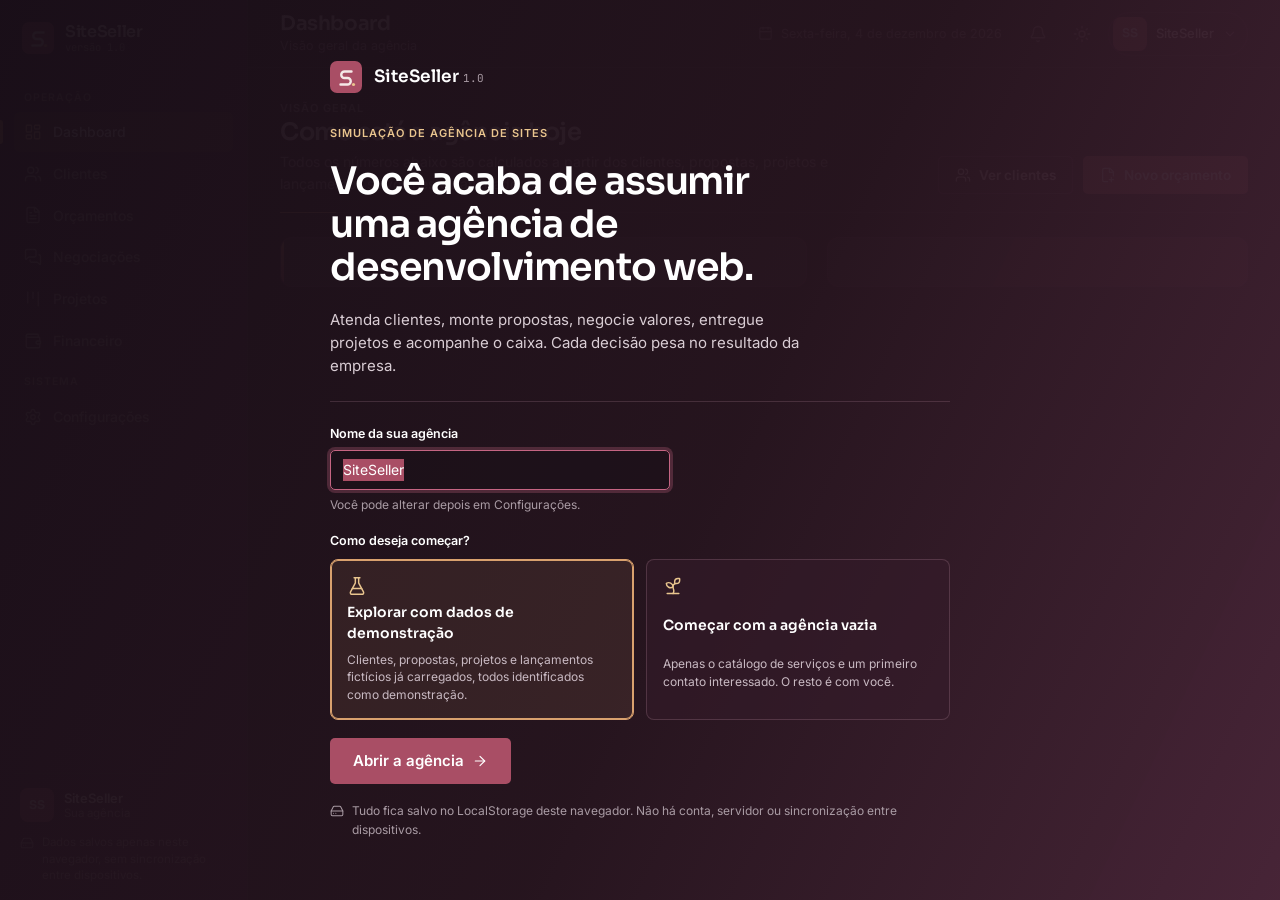
<file: index.html>
<!DOCTYPE html>
<html lang="pt-BR" data-tema="escuro">
<head>
  <meta charset="UTF-8">
  <meta name="viewport" content="width=device-width, initial-scale=1">
  <title>Dashboard — SiteSeller</title>
  <meta name="description" content="Visão geral da agência: caixa, vendas, projetos e negociações.">
  <meta name="color-scheme" content="dark light">
  <link rel="icon" href="assets/icons/favicon.svg" type="image/svg+xml">
  <link rel="preload" href="assets/fonts/inter-latin-wght-normal.woff2" as="font" type="font/woff2" crossorigin>
  <link rel="stylesheet" href="css/style.css">
  <link rel="stylesheet" href="css/components.css">
  <link rel="stylesheet" href="css/responsive.css">
  <!-- Aplica o tema salvo antes da primeira pintura, evitando piscar. -->
  <script>
    try {
      var c = JSON.parse(localStorage.getItem('siteseller:configuracoes') || 'null');
      if (c && c.tema === 'claro') document.documentElement.dataset.tema = 'claro';
    } catch (e) { /* mantém o tema escuro padrão */ }
  </script>
</head>
<body data-pagina="dashboard">
  <a class="pular" href="#conteudo">Pular para o conteúdo</a>

  <div class="app">
    <aside class="sidebar" id="sidebar" aria-label="Navegação principal"></aside>

    <div class="app__principal">
      <header class="topbar" id="topbar"></header>

      <main class="conteudo" id="conteudo" tabindex="-1">
        <header class="pagina__cabecalho">
          <div>
            <p class="sobrelinha">Visão geral</p>
            <h2>Como está a agência hoje</h2>
            <p>Todos os números abaixo são calculados a partir dos clientes, propostas, projetos e lançamentos salvos neste navegador.</p>
          </div>
          <div class="pagina__acoes">
            <a class="botao botao--secundario" href="clientes.html"><i data-lucide="users" class="icone" aria-hidden="true"></i>Ver clientes</a>
            <a class="botao botao--primario" href="orcamentos.html?novo=1"><i data-lucide="file-plus-2" class="icone" aria-hidden="true"></i>Novo orçamento</a>
          </div>
        </header>

        <section class="painel-topo" aria-label="Indicadores principais">
          <div class="caixa" id="painel-caixa"></div>
          <div class="metricas" id="painel-metricas"></div>
        </section>

        <section class="inicio" id="primeiros-passos" aria-label="Primeiros passos" hidden></section>

        <div id="painel-analitico" hidden>
          <header class="secao__cabecalho">
            <div><p class="sobrelinha">Desempenho</p><h2>Faturamento e vendas</h2></div>
            <div class="chips" id="periodo-graficos" role="group" aria-label="Período dos gráficos">
              <button type="button" class="chip" data-meses="3" aria-pressed="false">3 meses</button>
              <button type="button" class="chip chip--ativo" data-meses="6" aria-pressed="true">6 meses</button>
              <button type="button" class="chip" data-meses="12" aria-pressed="false">12 meses</button>
            </div>
          </header>

          <section class="grade-graficos" aria-label="Gráficos">
            <article class="cartao grafico grafico--largo">
              <header><h3>Evolução do faturamento</h3><p>Pagamentos efetivamente recebidos em cada mês.</p></header>
              <div class="grafico__area" id="grafico-faturamento" data-descricao="Gráfico de linha com o faturamento recebido por mês"></div>
            </article>
            <article class="cartao grafico">
              <header><h3>Serviços vendidos</h3><p>Participação de cada tipo de site nas vendas fechadas.</p></header>
              <div class="grafico__rosca">
                <div class="grafico__area grafico__area--rosca" id="grafico-servicos" data-descricao="Gráfico de rosca com a distribuição das vendas por tipo de site"></div>
                <ul class="legenda" id="legenda-servicos"></ul>
              </div>
            </article>
            <article class="cartao grafico">
              <header><h3>Vendas por período</h3><p>Propostas aprovadas em cada mês.</p></header>
              <div class="grafico__area" id="grafico-vendas" data-descricao="Gráfico de barras com a quantidade de vendas fechadas por mês"></div>
            </article>
            <article class="cartao grafico grafico--largo">
              <header><h3>Receitas e despesas</h3><p>O que entrou e o que saiu do caixa, mês a mês.</p></header>
              <div class="grafico__area" id="grafico-comparativo" data-descricao="Gráfico de barras comparando receitas recebidas e despesas por mês"></div>
            </article>
          </section>

          <header class="secao__cabecalho">
            <div><p class="sobrelinha">Operação</p><h2>O que pede atenção</h2></div>
          </header>

          <section class="grade-operacao" aria-label="Operação">
            <article class="cartao">
              <header class="cartao__cabecalho"><h3>Clientes aguardando resposta</h3><a href="negociacoes.html">Negociações</a></header>
              <div id="lista-aguardando"></div>
            </article>
            <article class="cartao">
              <header class="cartao__cabecalho"><h3>Projetos próximos do prazo</h3><a href="projetos.html">Projetos</a></header>
              <div id="lista-prazos"></div>
            </article>
            <article class="cartao cartao--atividades">
              <header class="cartao__cabecalho"><h3>Atividades recentes</h3></header>
              <div id="lista-atividades"></div>
            </article>
            <article class="cartao">
              <header class="cartao__cabecalho"><h3>Últimas propostas</h3><a href="orcamentos.html">Orçamentos</a></header>
              <div id="lista-propostas"></div>
            </article>
            <article class="cartao">
              <header class="cartao__cabecalho"><h3>Resumo das negociações</h3></header>
              <div id="resumo-negociacoes"></div>
            </article>
          </section>
        </div>
      </main>
    </div>
  </div>

  <noscript><p style="padding:24px;color:#F5E8E7">O SiteSeller precisa de JavaScript ativado para funcionar.</p></noscript>

  <script src="assets/vendor/lucide.min.js"></script>
  <script src="assets/vendor/chart.umd.min.js"></script>
  <script src="js/storage.js"></script>
  <script src="js/app.js"></script>
  <script src="js/notificacoes.js"></script>
  <script src="js/servicos.js"></script>
  <script src="js/clientes.js"></script>
  <script src="js/orcamentos.js"></script>
  <script src="js/negociacoes.js"></script>
  <script src="js/projetos.js"></script>
  <script src="js/financeiro.js"></script>
  <script src="js/dados-demo.js"></script>
  <script src="js/dashboard.js"></script>
</body>
</html>
</file>
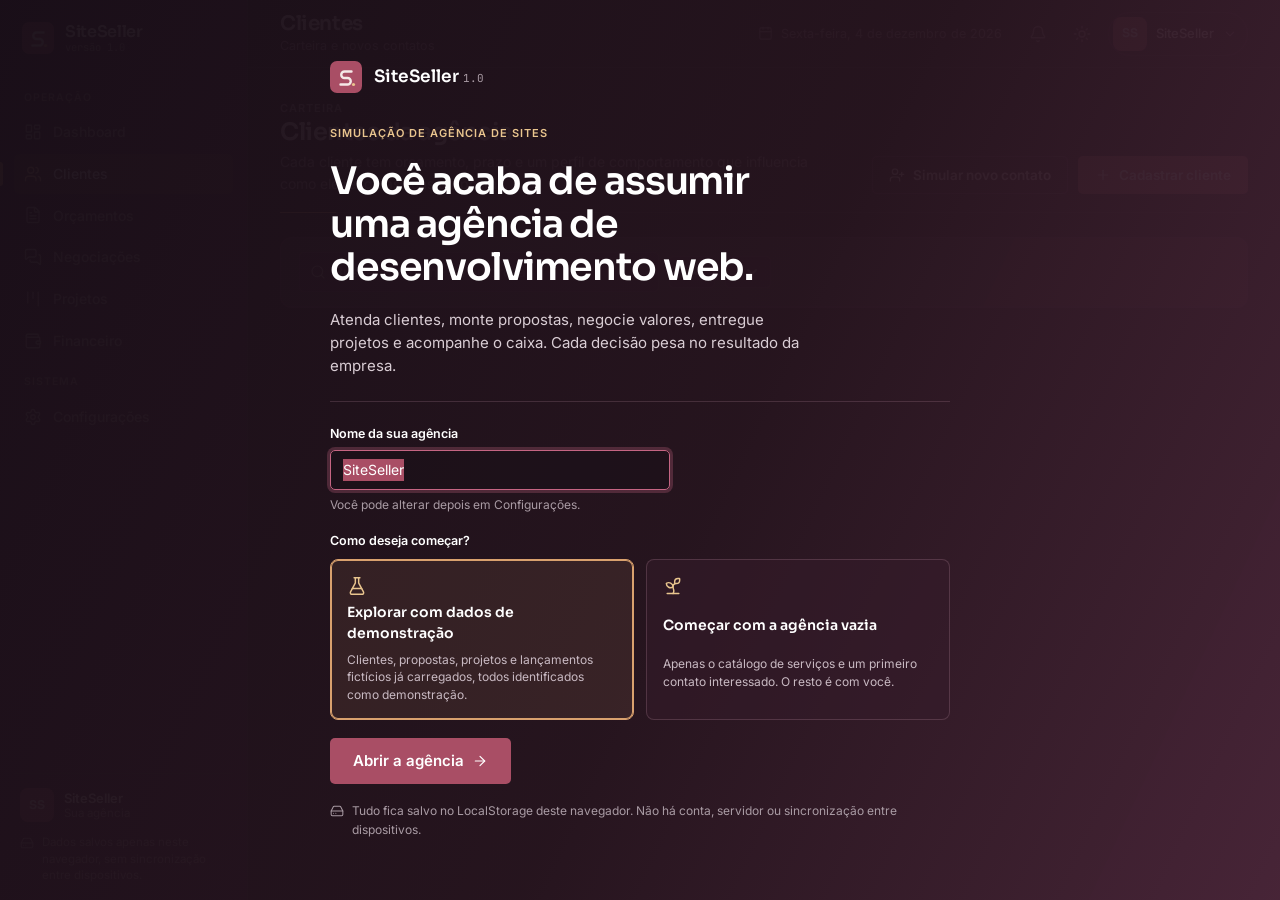
<file: clientes.html>
<!DOCTYPE html>
<html lang="pt-BR" data-tema="escuro">
<head>
  <meta charset="UTF-8">
  <meta name="viewport" content="width=device-width, initial-scale=1">
  <title>Clientes — SiteSeller</title>
  <meta name="description" content="Carteira de clientes e contatos interessados.">
  <meta name="color-scheme" content="dark light">
  <link rel="icon" href="assets/icons/favicon.svg" type="image/svg+xml">
  <link rel="preload" href="assets/fonts/inter-latin-wght-normal.woff2" as="font" type="font/woff2" crossorigin>
  <link rel="stylesheet" href="css/style.css">
  <link rel="stylesheet" href="css/components.css">
  <link rel="stylesheet" href="css/responsive.css">
  <!-- Aplica o tema salvo antes da primeira pintura, evitando piscar. -->
  <script>
    try {
      var c = JSON.parse(localStorage.getItem('siteseller:configuracoes') || 'null');
      if (c && c.tema === 'claro') document.documentElement.dataset.tema = 'claro';
    } catch (e) { /* mantém o tema escuro padrão */ }
  </script>
</head>
<body data-pagina="clientes">
  <a class="pular" href="#conteudo">Pular para o conteúdo</a>

  <div class="app">
    <aside class="sidebar" id="sidebar" aria-label="Navegação principal"></aside>

    <div class="app__principal">
      <header class="topbar" id="topbar"></header>

      <main class="conteudo" id="conteudo" tabindex="-1">
        <header class="pagina__cabecalho">
          <div>
            <p class="sobrelinha">Carteira</p>
            <h2>Clientes da agência</h2>
            <p>Cada cliente tem orçamento, prazo e um perfil de comportamento que influencia como ele reage às suas propostas.</p>
          </div>
          <div class="pagina__acoes">
            <button type="button" class="botao botao--secundario" id="simular-contato" data-acao="simular-contato"><i data-lucide="user-plus" class="icone" aria-hidden="true"></i>Simular novo contato</button>
            <button type="button" class="botao botao--primario" data-acao="novo-cliente"><i data-lucide="plus" class="icone" aria-hidden="true"></i>Cadastrar cliente</button>
          </div>
        </header>

        <section class="caixa-contatos" id="caixa-contatos" aria-label="Contatos interessados" hidden></section>

        <section class="cartao cartao--tabela" aria-label="Lista de clientes">
          <div class="barra-filtros">
            <div class="barra-filtros__grupo">
              <label class="busca">
                <span class="so-leitor">Buscar cliente por nome ou empresa</span>
                <i data-lucide="search" class="icone" aria-hidden="true"></i>
                <input type="search" class="entrada" id="busca-clientes" placeholder="Buscar por nome ou empresa" autocomplete="off">
              </label>
              <label><span class="so-leitor">Filtrar por segmento</span><select class="entrada entrada--p" id="filtro-segmento"></select></label>
              <label><span class="so-leitor">Filtrar por perfil</span><select class="entrada entrada--p" id="filtro-perfil"></select></label>
            </div>
            <span class="texto-suave" id="contagem-clientes" aria-live="polite"></span>
          </div>
          <div id="lista-clientes"></div>
        </section>
      </main>
    </div>
  </div>

  <noscript><p style="padding:24px;color:#F5E8E7">O SiteSeller precisa de JavaScript ativado para funcionar.</p></noscript>

  <script src="assets/vendor/lucide.min.js"></script>
  <script src="js/storage.js"></script>
  <script src="js/app.js"></script>
  <script src="js/notificacoes.js"></script>
  <script src="js/servicos.js"></script>
  <script src="js/clientes.js"></script>
  <script src="js/orcamentos.js"></script>
  <script src="js/negociacoes.js"></script>
  <script src="js/projetos.js"></script>
  <script src="js/financeiro.js"></script>
  <script src="js/dados-demo.js"></script>
</body>
</html>
</file>
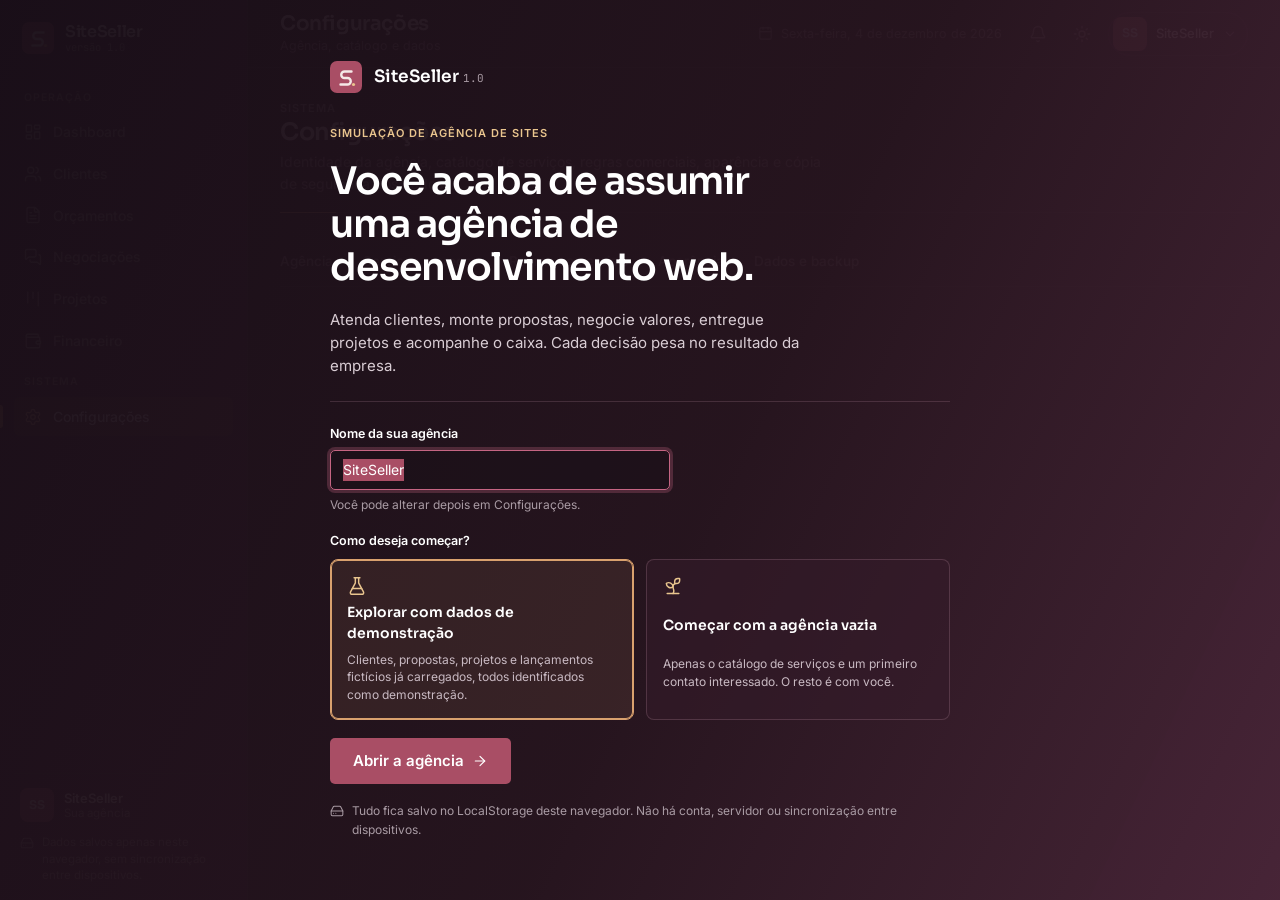
<file: configuracoes.html>
<!DOCTYPE html>
<html lang="pt-BR" data-tema="escuro">
<head>
  <meta charset="UTF-8">
  <meta name="viewport" content="width=device-width, initial-scale=1">
  <title>Configurações — SiteSeller</title>
  <meta name="description" content="Identidade da agência, catálogo de serviços, regras comerciais e dados.">
  <meta name="color-scheme" content="dark light">
  <link rel="icon" href="assets/icons/favicon.svg" type="image/svg+xml">
  <link rel="preload" href="assets/fonts/inter-latin-wght-normal.woff2" as="font" type="font/woff2" crossorigin>
  <link rel="stylesheet" href="css/style.css">
  <link rel="stylesheet" href="css/components.css">
  <link rel="stylesheet" href="css/responsive.css">
  <!-- Aplica o tema salvo antes da primeira pintura, evitando piscar. -->
  <script>
    try {
      var c = JSON.parse(localStorage.getItem('siteseller:configuracoes') || 'null');
      if (c && c.tema === 'claro') document.documentElement.dataset.tema = 'claro';
    } catch (e) { /* mantém o tema escuro padrão */ }
  </script>
</head>
<body data-pagina="configuracoes">
  <a class="pular" href="#conteudo">Pular para o conteúdo</a>

  <div class="app">
    <aside class="sidebar" id="sidebar" aria-label="Navegação principal"></aside>

    <div class="app__principal">
      <header class="topbar" id="topbar"></header>

      <main class="conteudo" id="conteudo" tabindex="-1">
        <header class="pagina__cabecalho">
          <div>
            <p class="sobrelinha">Sistema</p>
            <h2>Configurações</h2>
            <p>Identidade da agência, catálogo de serviços, regras comerciais, aparência e cópia de segurança dos dados.</p>
          </div>
        </header>

        <div class="abas abas--pagina" role="tablist" aria-label="Seções das configurações">
          <button type="button" class="aba" role="tab" data-aba="agencia" aria-controls="painel-agencia">Agência</button>
          <button type="button" class="aba" role="tab" data-aba="catalogo" aria-controls="painel-catalogo">Serviços e preços</button>
          <button type="button" class="aba" role="tab" data-aba="negociacao" aria-controls="painel-negociacao">Regras comerciais</button>
          <button type="button" class="aba" role="tab" data-aba="aparencia" aria-controls="painel-aparencia">Aparência</button>
          <button type="button" class="aba" role="tab" data-aba="dados" aria-controls="painel-dados">Dados e backup</button>
        </div>

        <div id="painel-agencia" role="tabpanel" data-painel="agencia"></div>
        <div id="painel-catalogo" role="tabpanel" data-painel="catalogo" hidden></div>
        <div id="painel-negociacao" role="tabpanel" data-painel="negociacao" hidden></div>
        <div id="painel-aparencia" role="tabpanel" data-painel="aparencia" hidden></div>
        <div id="painel-dados" role="tabpanel" data-painel="dados" hidden></div>
      </main>
    </div>
  </div>

  <noscript><p style="padding:24px;color:#F5E8E7">O SiteSeller precisa de JavaScript ativado para funcionar.</p></noscript>

  <script src="assets/vendor/lucide.min.js"></script>
  <script src="js/storage.js"></script>
  <script src="js/app.js"></script>
  <script src="js/notificacoes.js"></script>
  <script src="js/servicos.js"></script>
  <script src="js/clientes.js"></script>
  <script src="js/orcamentos.js"></script>
  <script src="js/negociacoes.js"></script>
  <script src="js/projetos.js"></script>
  <script src="js/financeiro.js"></script>
  <script src="js/dados-demo.js"></script>
  <script src="js/configuracoes.js"></script>
</body>
</html>
</file>
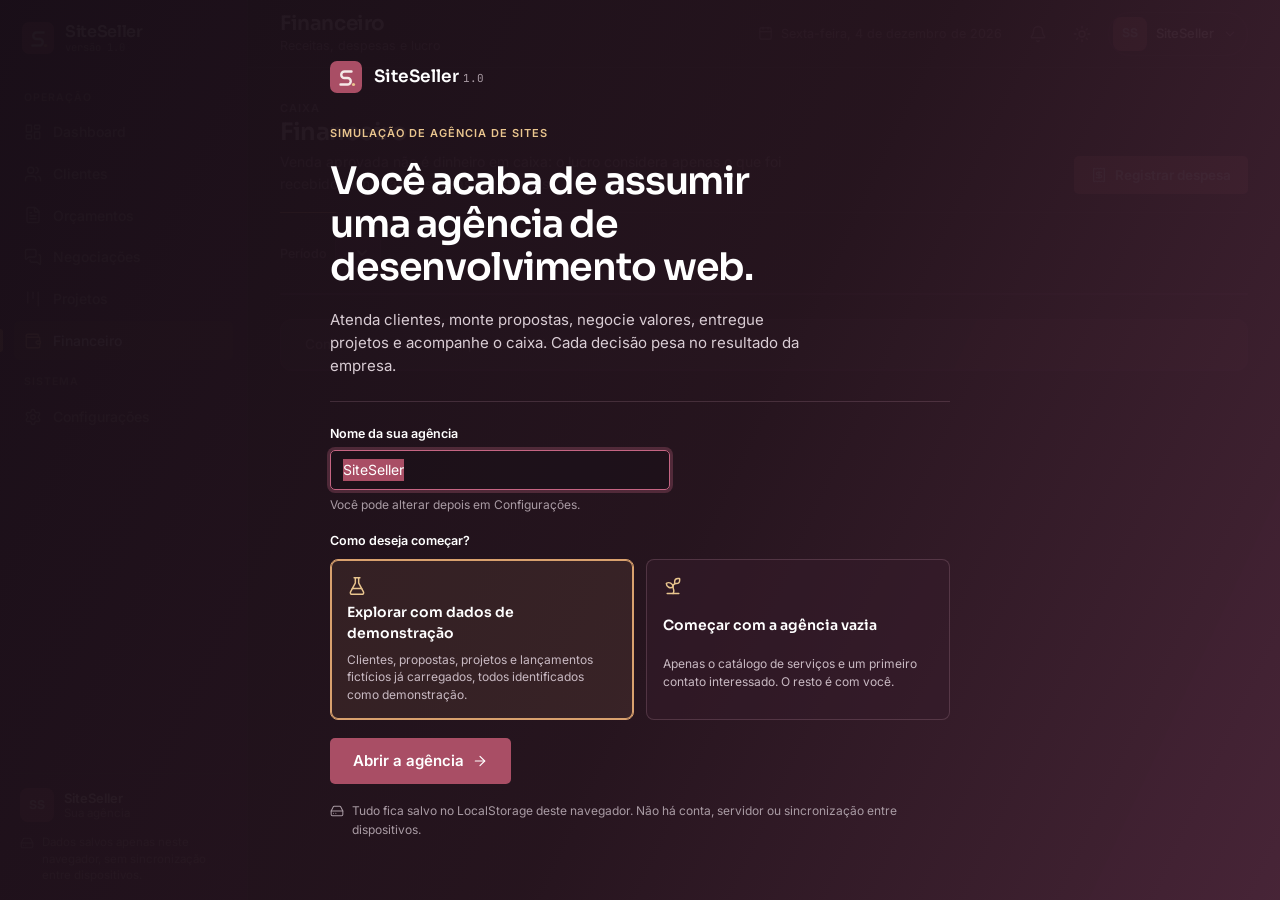
<file: financeiro.html>
<!DOCTYPE html>
<html lang="pt-BR" data-tema="escuro">
<head>
  <meta charset="UTF-8">
  <meta name="viewport" content="width=device-width, initial-scale=1">
  <title>Financeiro — SiteSeller</title>
  <meta name="description" content="Receitas, despesas e lucro da agência.">
  <meta name="color-scheme" content="dark light">
  <link rel="icon" href="assets/icons/favicon.svg" type="image/svg+xml">
  <link rel="preload" href="assets/fonts/inter-latin-wght-normal.woff2" as="font" type="font/woff2" crossorigin>
  <link rel="stylesheet" href="css/style.css">
  <link rel="stylesheet" href="css/components.css">
  <link rel="stylesheet" href="css/responsive.css">
  <!-- Aplica o tema salvo antes da primeira pintura, evitando piscar. -->
  <script>
    try {
      var c = JSON.parse(localStorage.getItem('siteseller:configuracoes') || 'null');
      if (c && c.tema === 'claro') document.documentElement.dataset.tema = 'claro';
    } catch (e) { /* mantém o tema escuro padrão */ }
  </script>
</head>
<body data-pagina="financeiro">
  <a class="pular" href="#conteudo">Pular para o conteúdo</a>

  <div class="app">
    <aside class="sidebar" id="sidebar" aria-label="Navegação principal"></aside>

    <div class="app__principal">
      <header class="topbar" id="topbar"></header>

      <main class="conteudo" id="conteudo" tabindex="-1">
        <header class="pagina__cabecalho">
          <div>
            <p class="sobrelinha">Caixa</p>
            <h2>Financeiro</h2>
            <p>Venda aprovada não é dinheiro em caixa: o lucro considera apenas o que foi recebido menos as despesas registradas.</p>
          </div>
          <div class="pagina__acoes">
            <button type="button" class="botao botao--primario" data-acao="nova-despesa"><i data-lucide="receipt" class="icone" aria-hidden="true"></i>Registrar despesa</button>
          </div>
        </header>

        <div class="periodo">
          <label class="campo campo--linha"><span class="campo__rotulo">Período</span><select class="entrada entrada--p" id="filtro-periodo"></select></label>
          <div class="periodo__datas" id="periodo-personalizado" hidden>
            <label>De <input type="date" class="entrada entrada--p" id="periodo-inicio"></label>
            <label>até <input type="date" class="entrada entrada--p" id="periodo-fim"></label>
            <p class="campo__erro" id="erro-periodo" role="alert" hidden>A data inicial deve ser anterior à data final.</p>
          </div>
          <p class="texto-suave" id="texto-periodo" aria-live="polite"></p>
        </div>

        <section class="indicadores" id="indicadores-financeiros" aria-label="Indicadores financeiros"></section>

        <section class="cartao cartao--tabela" aria-label="Lançamentos">
          <div class="abas" role="tablist" aria-label="Lançamentos financeiros">
            <button type="button" class="aba" role="tab" data-aba="receitas" aria-controls="painel-receitas">Contas a receber</button>
            <button type="button" class="aba" role="tab" data-aba="despesas" aria-controls="painel-despesas">Despesas</button>
            <button type="button" class="aba" role="tab" data-aba="historico" aria-controls="painel-historico">Histórico</button>
          </div>
          <div id="painel-receitas" role="tabpanel" data-painel="receitas"></div>
          <div id="painel-despesas" role="tabpanel" data-painel="despesas" hidden></div>
          <div id="painel-historico" role="tabpanel" data-painel="historico" hidden></div>
        </section>
      </main>
    </div>
  </div>

  <noscript><p style="padding:24px;color:#F5E8E7">O SiteSeller precisa de JavaScript ativado para funcionar.</p></noscript>

  <script src="assets/vendor/lucide.min.js"></script>
  <script src="js/storage.js"></script>
  <script src="js/app.js"></script>
  <script src="js/notificacoes.js"></script>
  <script src="js/servicos.js"></script>
  <script src="js/clientes.js"></script>
  <script src="js/orcamentos.js"></script>
  <script src="js/negociacoes.js"></script>
  <script src="js/projetos.js"></script>
  <script src="js/financeiro.js"></script>
  <script src="js/dados-demo.js"></script>
</body>
</html>
</file>
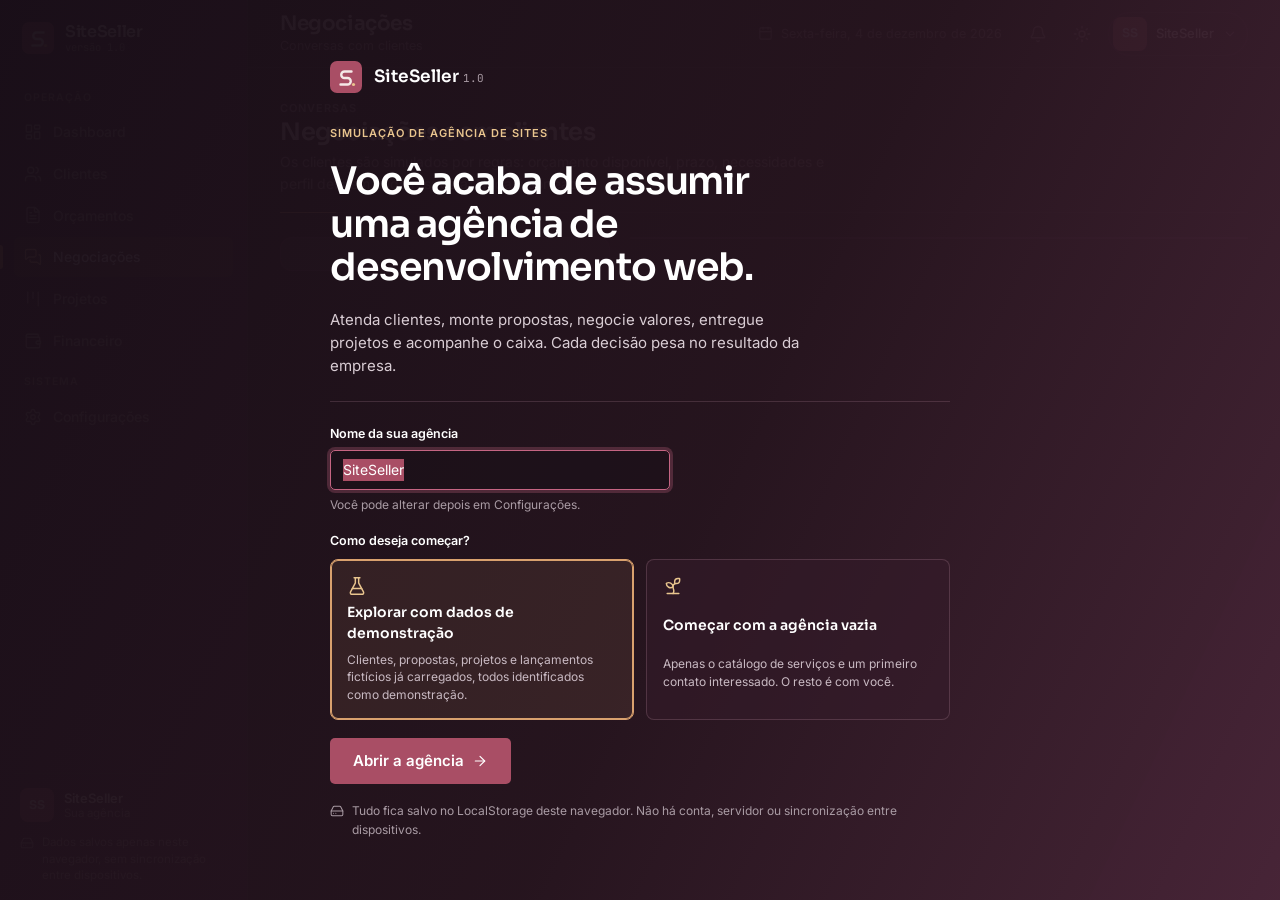
<file: negociacoes.html>
<!DOCTYPE html>
<html lang="pt-BR" data-tema="escuro">
<head>
  <meta charset="UTF-8">
  <meta name="viewport" content="width=device-width, initial-scale=1">
  <title>Negociações — SiteSeller</title>
  <meta name="description" content="Conversas de negociação com os clientes.">
  <meta name="color-scheme" content="dark light">
  <link rel="icon" href="assets/icons/favicon.svg" type="image/svg+xml">
  <link rel="preload" href="assets/fonts/inter-latin-wght-normal.woff2" as="font" type="font/woff2" crossorigin>
  <link rel="stylesheet" href="css/style.css">
  <link rel="stylesheet" href="css/components.css">
  <link rel="stylesheet" href="css/responsive.css">
  <!-- Aplica o tema salvo antes da primeira pintura, evitando piscar. -->
  <script>
    try {
      var c = JSON.parse(localStorage.getItem('siteseller:configuracoes') || 'null');
      if (c && c.tema === 'claro') document.documentElement.dataset.tema = 'claro';
    } catch (e) { /* mantém o tema escuro padrão */ }
  </script>
</head>
<body data-pagina="negociacoes">
  <a class="pular" href="#conteudo">Pular para o conteúdo</a>

  <div class="app">
    <aside class="sidebar" id="sidebar" aria-label="Navegação principal"></aside>

    <div class="app__principal">
      <header class="topbar" id="topbar"></header>

      <main class="conteudo" id="conteudo" tabindex="-1">
        <header class="pagina__cabecalho">
          <div>
            <p class="sobrelinha">Conversas</p>
            <h2>Negociações com clientes</h2>
            <p>Os clientes são simulados por regras: orçamento disponível, prazo, necessidades e perfil definem cada resposta. Nada é sorteado.</p>
          </div>
        </header>

        <div class="negociacoes" id="negociacoes">
          <aside class="cartao negociacoes__lista" id="lista-negociacoes" aria-label="Lista de negociações"></aside>
          <section class="cartao negociacoes__detalhe" id="detalhe-negociacao" aria-label="Conversa selecionada" aria-live="polite"></section>
        </div>
      </main>
    </div>
  </div>

  <noscript><p style="padding:24px;color:#F5E8E7">O SiteSeller precisa de JavaScript ativado para funcionar.</p></noscript>

  <script src="assets/vendor/lucide.min.js"></script>
  <script src="js/storage.js"></script>
  <script src="js/app.js"></script>
  <script src="js/notificacoes.js"></script>
  <script src="js/servicos.js"></script>
  <script src="js/clientes.js"></script>
  <script src="js/orcamentos.js"></script>
  <script src="js/negociacoes.js"></script>
  <script src="js/projetos.js"></script>
  <script src="js/financeiro.js"></script>
  <script src="js/dados-demo.js"></script>
</body>
</html>
</file>
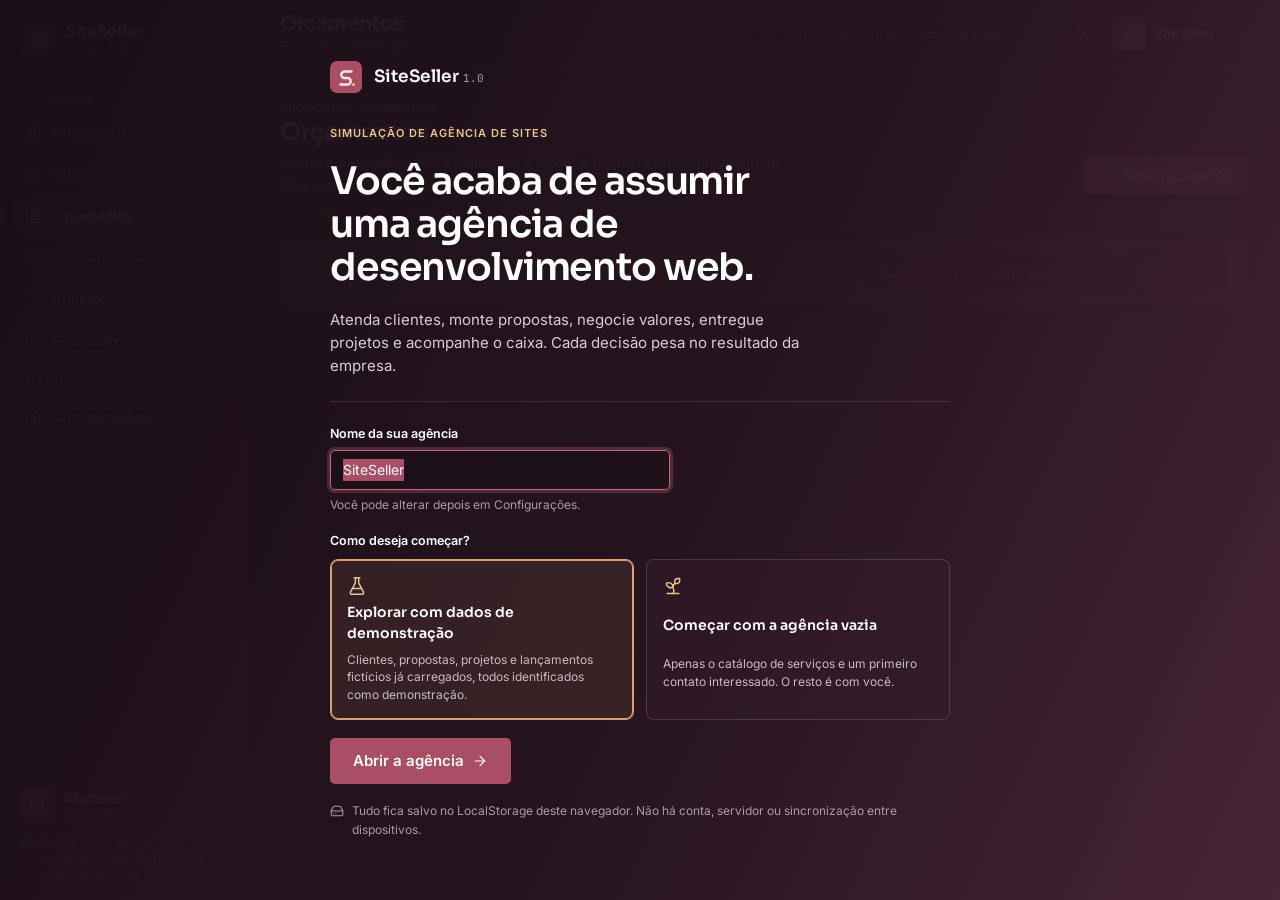
<file: orcamentos.html>
<!DOCTYPE html>
<html lang="pt-BR" data-tema="escuro">
<head>
  <meta charset="UTF-8">
  <meta name="viewport" content="width=device-width, initial-scale=1">
  <title>Orçamentos — SiteSeller</title>
  <meta name="description" content="Propostas comerciais da agência.">
  <meta name="color-scheme" content="dark light">
  <link rel="icon" href="assets/icons/favicon.svg" type="image/svg+xml">
  <link rel="preload" href="assets/fonts/inter-latin-wght-normal.woff2" as="font" type="font/woff2" crossorigin>
  <link rel="stylesheet" href="css/style.css">
  <link rel="stylesheet" href="css/components.css">
  <link rel="stylesheet" href="css/responsive.css">
  <!-- Aplica o tema salvo antes da primeira pintura, evitando piscar. -->
  <script>
    try {
      var c = JSON.parse(localStorage.getItem('siteseller:configuracoes') || 'null');
      if (c && c.tema === 'claro') document.documentElement.dataset.tema = 'claro';
    } catch (e) { /* mantém o tema escuro padrão */ }
  </script>
</head>
<body data-pagina="orcamentos">
  <a class="pular" href="#conteudo">Pular para o conteúdo</a>

  <div class="app">
    <aside class="sidebar" id="sidebar" aria-label="Navegação principal"></aside>

    <div class="app__principal">
      <header class="topbar" id="topbar"></header>

      <main class="conteudo" id="conteudo" tabindex="-1">
        <div id="vista-lista" class="pilha">
          <header class="pagina__cabecalho">
            <div>
              <p class="sobrelinha">Propostas comerciais</p>
              <h2>Orçamentos</h2>
              <p>Monte a proposta, confira a margem e envie. A resposta do cliente chega em Negociações.</p>
            </div>
            <div class="pagina__acoes">
              <button type="button" class="botao botao--primario" data-acao="novo"><i data-lucide="file-plus-2" class="icone" aria-hidden="true"></i>Novo orçamento</button>
            </div>
          </header>

          <section class="cartao cartao--tabela" aria-label="Lista de orçamentos">
            <div class="barra-filtros">
              <div class="chips" id="filtros-status" role="group" aria-label="Filtrar por status"></div>
              <label class="busca">
                <span class="so-leitor">Buscar por código ou cliente</span>
                <i data-lucide="search" class="icone" aria-hidden="true"></i>
                <input type="search" class="entrada" id="busca-orcamentos" placeholder="Buscar por código ou cliente" autocomplete="off">
              </label>
            </div>
            <div id="lista-orcamentos"></div>
          </section>
        </div>

        <div id="vista-editor" class="editor" hidden></div>
      </main>
    </div>
  </div>

  <noscript><p style="padding:24px;color:#F5E8E7">O SiteSeller precisa de JavaScript ativado para funcionar.</p></noscript>

  <script src="assets/vendor/lucide.min.js"></script>
  <script src="js/storage.js"></script>
  <script src="js/app.js"></script>
  <script src="js/notificacoes.js"></script>
  <script src="js/servicos.js"></script>
  <script src="js/clientes.js"></script>
  <script src="js/orcamentos.js"></script>
  <script src="js/negociacoes.js"></script>
  <script src="js/projetos.js"></script>
  <script src="js/financeiro.js"></script>
  <script src="js/dados-demo.js"></script>
</body>
</html>
</file>
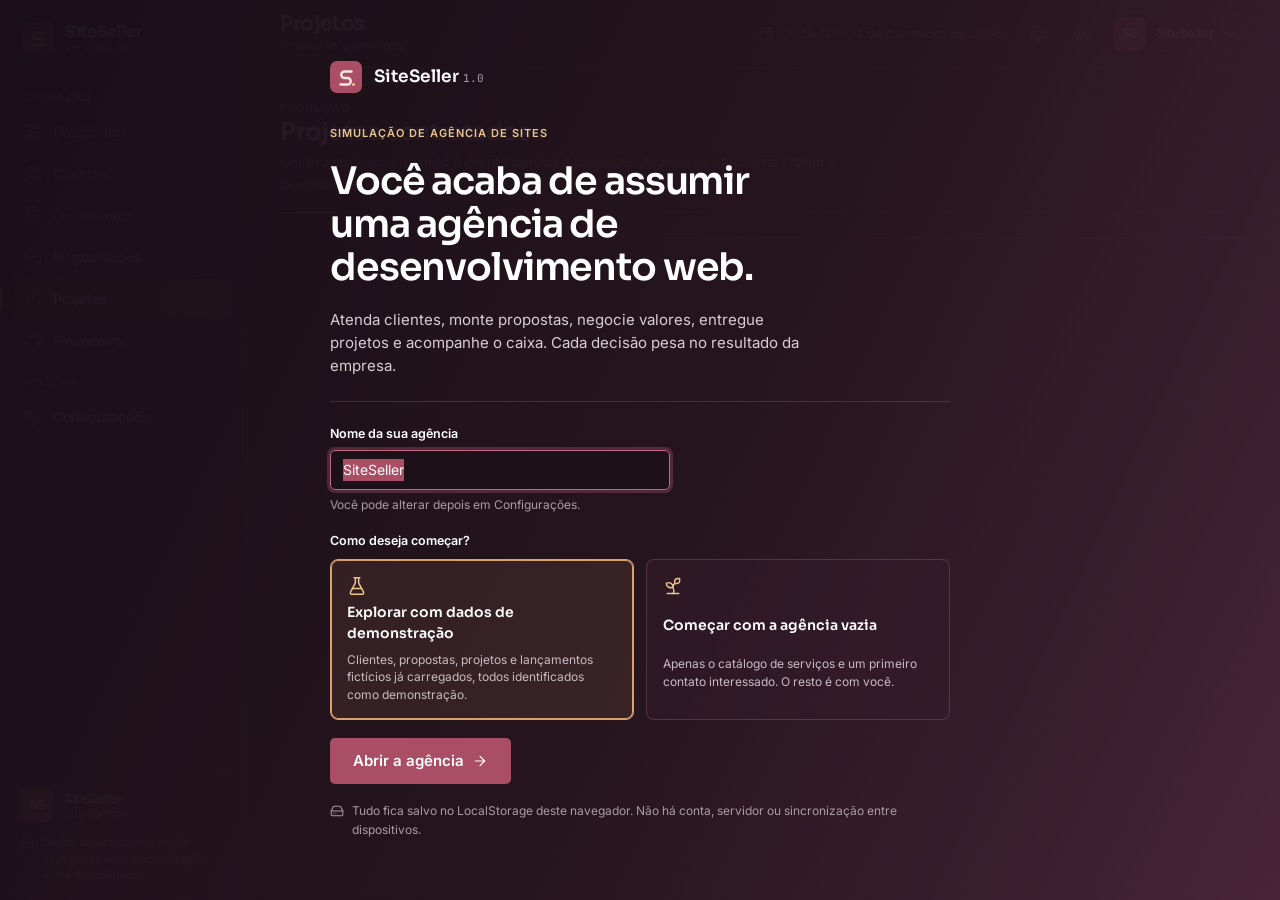
<file: projetos.html>
<!DOCTYPE html>
<html lang="pt-BR" data-tema="escuro">
<head>
  <meta charset="UTF-8">
  <meta name="viewport" content="width=device-width, initial-scale=1">
  <title>Projetos — SiteSeller</title>
  <meta name="description" content="Produção e entrega dos projetos contratados.">
  <meta name="color-scheme" content="dark light">
  <link rel="icon" href="assets/icons/favicon.svg" type="image/svg+xml">
  <link rel="preload" href="assets/fonts/inter-latin-wght-normal.woff2" as="font" type="font/woff2" crossorigin>
  <link rel="stylesheet" href="css/style.css">
  <link rel="stylesheet" href="css/components.css">
  <link rel="stylesheet" href="css/responsive.css">
  <!-- Aplica o tema salvo antes da primeira pintura, evitando piscar. -->
  <script>
    try {
      var c = JSON.parse(localStorage.getItem('siteseller:configuracoes') || 'null');
      if (c && c.tema === 'claro') document.documentElement.dataset.tema = 'claro';
    } catch (e) { /* mantém o tema escuro padrão */ }
  </script>
</head>
<body data-pagina="projetos">
  <a class="pular" href="#conteudo">Pular para o conteúdo</a>

  <div class="app">
    <aside class="sidebar" id="sidebar" aria-label="Navegação principal"></aside>

    <div class="app__principal">
      <header class="topbar" id="topbar"></header>

      <main class="conteudo" id="conteudo" tabindex="-1">
        <header class="pagina__cabecalho">
          <div>
            <p class="sobrelinha">Produção</p>
            <h2>Projetos contratados</h2>
            <p>Um projeto nasce quando o cliente aprova a proposta. Avance as etapas na ordem e acompanhe os prazos de entrega.</p>
          </div>
        </header>

        <section class="faixa" id="resumo-projetos" aria-label="Resumo dos projetos"></section>
        <div class="chips" id="filtros-projetos" role="group" aria-label="Filtrar projetos"></div>
        <section class="projetos" id="lista-projetos" aria-label="Lista de projetos"></section>
      </main>
    </div>
  </div>

  <noscript><p style="padding:24px;color:#F5E8E7">O SiteSeller precisa de JavaScript ativado para funcionar.</p></noscript>

  <script src="assets/vendor/lucide.min.js"></script>
  <script src="js/storage.js"></script>
  <script src="js/app.js"></script>
  <script src="js/notificacoes.js"></script>
  <script src="js/servicos.js"></script>
  <script src="js/clientes.js"></script>
  <script src="js/orcamentos.js"></script>
  <script src="js/negociacoes.js"></script>
  <script src="js/projetos.js"></script>
  <script src="js/financeiro.js"></script>
  <script src="js/dados-demo.js"></script>
</body>
</html>
</file>
<file: css/style.css>
/*
 * SiteSeller — style.css
 * Identidade Burgundy & Rose: paleta, temas, tipografia, base e estrutura das páginas.
 */

/* ---------- Fontes (arquivos locais em assets/fonts) ---------- */
@font-face { font-family: 'Sora'; src: url('../assets/fonts/sora-latin-wght-normal.woff2') format('woff2'); font-weight: 100 800; font-display: swap; }
@font-face { font-family: 'Inter'; src: url('../assets/fonts/inter-latin-wght-normal.woff2') format('woff2'); font-weight: 100 900; font-display: swap; }
@font-face { font-family: 'JetBrains Mono'; src: url('../assets/fonts/jetbrains-mono-latin-wght-normal.woff2') format('woff2'); font-weight: 100 800; font-display: swap; }

/* ---------- Paleta oficial (16 cores) ---------- */
:root {
  --obsidian: #190F18;
  --dark-wine: #27151F;
  --burgundy: #351D2B;
  --plum: #492638;
  --vintage-rose: #633448;
  --berry: #82445D;
  --crimson: #A94E65;
  --rose: #C56583;
  --blush: #D98AA5;
  --soft-pink: #EDB5CD;
  --champagne: #D9A16E;
  --gold: #E9C58E;
  --ivory: #F5E8E7;
  --pearl: #F8F3F4;
  --muted-gray: #A99BA4;
  --white: #FFFFFF;

  --fonte-titulo: 'Sora', 'Segoe UI', system-ui, sans-serif;
  --fonte-texto: 'Inter', 'Segoe UI', system-ui, sans-serif;
  --fonte-mono: 'JetBrains Mono', ui-monospace, 'SFMono-Regular', Consolas, monospace;

  --raio-p: 5px;
  --raio: 8px;
  --raio-g: 12px;
  --largura-lateral: 248px;
  --altura-topo: 68px;
  --transicao: 160ms ease;
}

/* ---------- Tema escuro (padrão) ---------- */
:root, [data-tema='escuro'] {
  color-scheme: dark;
  --fundo: var(--obsidian);
  --superficie: var(--burgundy);
  --superficie-2: #2E1925;
  --elevado: var(--plum);
  --campo: var(--dark-wine);
  --texto: var(--white);
  --texto-suave: var(--muted-gray);
  --borda: rgba(237, 181, 205, 0.10);
  --borda-forte: rgba(237, 181, 205, 0.22);
  --primaria: var(--crimson);
  --primaria-hover: var(--rose);
  --destaque: var(--champagne);
  --destaque-texto: var(--gold);
  --link: var(--soft-pink);
  --alerta: var(--blush);
  --realce: rgba(197, 101, 131, 0.14);
  --realce-ouro: rgba(217, 161, 110, 0.13);
  --sombra: 0 18px 48px rgba(0, 0, 0, 0.45);
  --sombra-cartao: none;
  --lateral-fundo: var(--dark-wine);
  --lateral-texto: #E7DCE2;
  --lateral-suave: var(--muted-gray);
  --lateral-ativo: rgba(237, 181, 205, 0.09);
  --lateral-borda: rgba(237, 181, 205, 0.08);
}

/* ---------- Tema claro ---------- */
[data-tema='claro'] {
  color-scheme: light;
  --fundo: var(--pearl);
  --superficie: var(--white);
  --superficie-2: #FCF8F8;
  --elevado: var(--ivory);
  --campo: var(--white);
  --texto: var(--burgundy);
  --texto-suave: var(--vintage-rose);
  --borda: rgba(53, 29, 43, 0.11);
  --borda-forte: rgba(53, 29, 43, 0.24);
  --primaria: var(--crimson);
  --primaria-hover: var(--berry);
  --destaque: var(--berry);
  --destaque-texto: var(--berry);
  --link: var(--crimson);
  --alerta: var(--crimson);
  --realce: rgba(169, 78, 101, 0.09);
  --realce-ouro: rgba(217, 161, 110, 0.18);
  --sombra: 0 18px 48px rgba(53, 29, 43, 0.18);
  --sombra-cartao: 0 1px 2px rgba(53, 29, 43, 0.05);
  --lateral-fundo: var(--burgundy);
  --lateral-texto: var(--ivory);
  --lateral-suave: #C9B6C0;
  --lateral-ativo: rgba(245, 232, 231, 0.10);
  --lateral-borda: rgba(245, 232, 231, 0.10);
}

/* ---------- Base ---------- */
*, *::before, *::after { box-sizing: border-box; }

html { -webkit-text-size-adjust: 100%; scroll-behavior: smooth; }

body {
  margin: 0;
  background: var(--fundo);
  color: var(--texto);
  font-family: var(--fonte-texto);
  font-size: 14px;
  line-height: 1.55;
  font-feature-settings: 'cv11', 'ss01';
  -webkit-font-smoothing: antialiased;
  min-height: 100vh;
}

body.sem-rolagem { overflow: hidden; }

h1, h2, h3, h4 { font-family: var(--fonte-titulo); font-weight: 600; letter-spacing: -0.02em; line-height: 1.25; margin: 0; }
p { margin: 0; }
ul, ol { margin: 0; padding: 0; list-style: none; }
dl, dd { margin: 0; }
a { color: var(--link); text-decoration: none; }
a:hover { text-decoration: underline; text-underline-offset: 3px; }
button, input, select, textarea { font: inherit; color: inherit; }
button { cursor: pointer; }
img, svg { display: block; max-width: 100%; }
table { border-collapse: collapse; width: 100%; }
fieldset { border: 0; margin: 0; padding: 0; min-width: 0; }
legend { padding: 0; }
small { font-size: 12px; }
[hidden] { display: none !important; }

:focus-visible { outline: 2px solid var(--destaque); outline-offset: 2px; border-radius: 4px; }

::selection { background: var(--crimson); color: var(--white); }

.icone { width: 18px; height: 18px; flex: none; }
.mono { font-family: var(--fonte-mono); font-size: 12.5px; letter-spacing: -0.01em; }
.num { font-variant-numeric: tabular-nums; text-align: right; white-space: nowrap; }
.texto-suave { color: var(--texto-suave); }
.texto-alerta { color: var(--alerta); }

.so-leitor { position: absolute; width: 1px; height: 1px; margin: -1px; padding: 0; overflow: hidden; clip: rect(0 0 0 0); white-space: nowrap; border: 0; }

.pular { position: absolute; left: 12px; top: -60px; z-index: 200; background: var(--primaria); color: var(--white); padding: 10px 16px; border-radius: var(--raio); transition: top var(--transicao); }
.pular:focus { top: 12px; }

.sobrelinha { font-size: 11px; font-weight: 600; letter-spacing: 0.09em; text-transform: uppercase; color: var(--destaque-texto); }
.subtitulo { font-size: 13px; font-family: var(--fonte-texto); font-weight: 600; letter-spacing: 0; margin: 0 0 10px; }

/* ---------- Estrutura ---------- */
.app { display: grid; grid-template-columns: var(--largura-lateral) minmax(0, 1fr); min-height: 100vh; }
.app__principal { min-width: 0; display: flex; flex-direction: column; }

/* Sidebar */
.sidebar {
  position: sticky; top: 0; height: 100vh; z-index: 60;
  display: flex; flex-direction: column;
  background: var(--lateral-fundo); color: var(--lateral-texto);
  border-right: 1px solid var(--lateral-borda);
  padding: 18px 14px 16px;
  overflow-y: auto;
}

.marca { display: flex; align-items: center; gap: 11px; padding: 4px 8px 22px; color: var(--white); }
.marca:hover { text-decoration: none; }
.marca__simbolo { width: 32px; height: 32px; flex: none; }
.marca__texto { display: flex; flex-direction: column; line-height: 1.15; }
.marca__texto strong { font-family: var(--fonte-titulo); font-size: 16px; font-weight: 600; letter-spacing: -0.02em; }
.marca__texto small { font-family: var(--fonte-mono); font-size: 10.5px; color: var(--lateral-suave); }

.nav { flex: 1; }
.nav__titulo { font-size: 10.5px; font-weight: 600; letter-spacing: 0.1em; text-transform: uppercase; color: var(--lateral-suave); padding: 14px 10px 6px; opacity: 0.8; }
.nav ul { display: grid; gap: 2px; }
.nav__link {
  position: relative; display: flex; align-items: center; gap: 11px;
  padding: 9px 10px; border-radius: var(--raio-p);
  color: var(--lateral-suave); font-weight: 500;
  transition: background var(--transicao), color var(--transicao);
}
.nav__link:hover { background: var(--lateral-ativo); color: var(--white); text-decoration: none; }
.nav__link--ativo { background: var(--lateral-ativo); color: var(--white); }
.nav__link--ativo::before { content: ''; position: absolute; left: -14px; top: 8px; bottom: 8px; width: 3px; border-radius: 0 3px 3px 0; background: var(--champagne); }
.nav__link--ativo .icone { color: var(--gold); }
.nav__link span:first-of-type { flex: 1; }
.nav__contador { min-width: 20px; padding: 0 6px; border-radius: 10px; background: var(--crimson); color: var(--white); font-size: 11px; font-weight: 600; text-align: center; line-height: 20px; }

.sidebar__rodape { border-top: 1px solid var(--lateral-borda); padding-top: 14px; margin-top: 14px; display: grid; gap: 12px; }
.sidebar__agencia { display: flex; align-items: center; gap: 10px; padding: 0 6px; min-width: 0; }
.sidebar__agencia div { min-width: 0; display: flex; flex-direction: column; line-height: 1.25; }
.sidebar__agencia strong { font-size: 13px; font-weight: 600; color: var(--white); white-space: nowrap; overflow: hidden; text-overflow: ellipsis; }
.sidebar__agencia small { color: var(--lateral-suave); font-size: 11.5px; }
.sidebar__nota { display: flex; gap: 8px; font-size: 11.5px; line-height: 1.45; color: var(--lateral-suave); padding: 0 6px; }
.sidebar__nota .icone { width: 14px; height: 14px; margin-top: 2px; }

/* Barra superior */
.topbar {
  position: sticky; top: 0; z-index: 50;
  display: flex; align-items: center; gap: 16px;
  min-height: var(--altura-topo); padding: 10px 32px;
  background: color-mix(in srgb, var(--fundo) 92%, transparent);
  backdrop-filter: blur(10px);
  border-bottom: 1px solid var(--borda);
}
.topbar__menu { display: none; }
.topbar__titulo { min-width: 0; flex: 1; }
.topbar__titulo h1 { font-size: 20px; }
.topbar__titulo p { color: var(--texto-suave); font-size: 12.5px; white-space: nowrap; overflow: hidden; text-overflow: ellipsis; }
.topbar__acoes { display: flex; align-items: center; gap: 8px; }
.topbar__data { display: flex; align-items: center; gap: 8px; color: var(--texto-suave); font-size: 12.5px; padding: 0 10px; white-space: nowrap; }
.topbar__data .icone { width: 15px; height: 15px; }
.topbar__demo { margin-right: 4px; }

.perfil { display: flex; align-items: center; gap: 9px; background: none; border: 1px solid var(--borda); border-radius: 999px; padding: 4px 10px 4px 4px; transition: border-color var(--transicao), background var(--transicao); }
.perfil:hover { border-color: var(--borda-forte); background: var(--realce); }
.perfil__nome { font-weight: 500; font-size: 13px; max-width: 150px; white-space: nowrap; overflow: hidden; text-overflow: ellipsis; }
.perfil .icone { width: 14px; height: 14px; color: var(--texto-suave); }

/* Conteúdo */
.conteudo { flex: 1; width: 100%; max-width: 1360px; margin: 0 auto; padding: 28px 32px 56px; display: grid; gap: 24px; align-content: start; }
.conteudo:focus { outline: none; }

.pagina__cabecalho { display: flex; align-items: flex-end; justify-content: space-between; gap: 16px 24px; flex-wrap: wrap; padding-bottom: 18px; border-bottom: 1px solid var(--borda); position: relative; }
.pagina__cabecalho::after { content: ''; position: absolute; left: 0; bottom: -1px; width: 56px; height: 1px; background: var(--destaque); }
.pagina__cabecalho h2 { font-size: 24px; }
.pagina__cabecalho p { color: var(--texto-suave); margin-top: 4px; max-width: 62ch; }
.pagina__acoes { display: flex; gap: 10px; flex-wrap: wrap; }

.secao__cabecalho { display: flex; align-items: flex-end; justify-content: space-between; gap: 12px 24px; flex-wrap: wrap; }
.secao__cabecalho h2 { font-size: 18px; margin-top: 2px; }
.secao__cabecalho > p { max-width: 46ch; font-size: 13px; }

/* ---------- Primeiro uso ---------- */
.boas-vindas {
  position: fixed; inset: 0; z-index: 300; overflow-y: auto;
  display: grid; place-items: center; padding: 24px;
  background:
    linear-gradient(115deg, rgba(25, 15, 24, 0.97) 0%, rgba(39, 21, 31, 0.97) 55%, rgba(73, 38, 56, 0.96) 100%);
  color: var(--white);
}
.boas-vindas__painel { width: min(620px, 100%); display: grid; gap: 18px; animation: subir 360ms ease both; }
.boas-vindas__marca { display: flex; align-items: center; gap: 12px; font-family: var(--fonte-titulo); font-weight: 600; font-size: 17px; margin-bottom: 14px; }
.boas-vindas__marca small { font-family: var(--fonte-mono); font-size: 11px; color: var(--muted-gray); font-weight: 400; }
.boas-vindas .sobrelinha { color: var(--gold); }
.boas-vindas h1 { font-size: clamp(26px, 4.4vw, 38px); line-height: 1.14; letter-spacing: -0.03em; max-width: 17ch; }
.boas-vindas__texto { color: #D9CDD4; font-size: 15px; max-width: 54ch; }
.boas-vindas form { display: grid; gap: 18px; margin-top: 6px; padding-top: 22px; border-top: 1px solid rgba(237, 181, 205, 0.16); }
.boas-vindas .campo__rotulo { color: var(--white); }
.boas-vindas .campo__dica, .boas-vindas .campo__opcional { color: var(--muted-gray); }
.boas-vindas .entrada { background: rgba(25, 15, 24, 0.6); border-color: rgba(237, 181, 205, 0.22); color: var(--white); max-width: 340px; }
.boas-vindas .campo__erro { color: var(--blush); }
.boas-vindas .botao--g { justify-self: start; }
.boas-vindas__nota { display: flex; gap: 8px; align-items: flex-start; font-size: 12px; color: var(--muted-gray); }
.boas-vindas__nota .icone { width: 14px; height: 14px; margin-top: 2px; }

.escolhas { display: grid; grid-template-columns: 1fr 1fr; gap: 12px; }
.escolhas legend { margin-bottom: 8px; }
.escolha { position: relative; cursor: pointer; }
.escolha input { position: absolute; opacity: 0; inset: 0; }
.escolha__corpo { display: grid; gap: 6px; height: 100%; padding: 16px; border: 1px solid rgba(237, 181, 205, 0.18); border-radius: var(--raio); background: rgba(53, 29, 43, 0.55); transition: border-color var(--transicao), background var(--transicao); }
.escolha__corpo .icone { color: var(--gold); width: 20px; height: 20px; }
.escolha__corpo strong { font-family: var(--fonte-titulo); font-size: 14px; font-weight: 600; }
.escolha__corpo small { color: #C9BAC3; line-height: 1.45; }
.escolha:hover .escolha__corpo { border-color: rgba(237, 181, 205, 0.4); }
.escolha input:checked + .escolha__corpo { border-color: var(--champagne); background: rgba(217, 161, 110, 0.10); box-shadow: inset 0 0 0 1px var(--champagne); }
.escolha input:focus-visible + .escolha__corpo { outline: 2px solid var(--gold); outline-offset: 2px; }

/* ---------- Animações ---------- */
@keyframes subir { from { opacity: 0; transform: translateY(10px); } to { opacity: 1; transform: none; } }
@keyframes surgir { from { opacity: 0; } to { opacity: 1; } }
@keyframes girar { to { transform: rotate(360deg); } }
@keyframes pulsar { 0%, 80%, 100% { opacity: 0.25; transform: translateY(0); } 40% { opacity: 1; transform: translateY(-3px); } }

.conteudo > * { animation: surgir 240ms ease both; }

@media (prefers-reduced-motion: reduce) {
  *, *::before, *::after { animation-duration: 1ms !important; animation-iteration-count: 1 !important; transition-duration: 1ms !important; scroll-behavior: auto !important; }
}

/* ---------- Impressão: apenas o documento da proposta ---------- */
@media print {
  body { background: #fff; color: #190F18; }
  .app, .toasts, .modal-fundo, .modal__cabecalho, .modal__rodape, .interno { display: none !important; }
  .modal-raiz { position: static; display: block; padding: 0; }
  .modal { max-width: none; width: auto; max-height: none; box-shadow: none; border: 0; background: #fff; }
  .modal__corpo { overflow: visible; padding: 0; }
  .documento { border: 0; background: #fff; color: #190F18; --texto: #190F18; --texto-suave: #633448; --borda: #dccfd5; --superficie-2: #fff; --elevado: #f5e8e7; --destaque-texto: #82445D; }
}
</file>
<file: css/components.css>
/*
 * SiteSeller — components.css
 * Componentes reutilizáveis e blocos específicos de cada página.
 */

/* =====================================================================
 * Botões
 * ===================================================================== */
.botao {
  display: inline-flex; align-items: center; justify-content: center; gap: 8px;
  min-height: 38px; padding: 8px 16px;
  border: 1px solid transparent; border-radius: var(--raio-p);
  font-weight: 600; font-size: 13.5px; line-height: 1.2; white-space: nowrap;
  transition: background var(--transicao), border-color var(--transicao), color var(--transicao), transform 80ms ease;
}
.botao:hover { text-decoration: none; }
.botao:active { transform: translateY(1px); }
.botao:disabled { opacity: 0.45; cursor: not-allowed; transform: none; }
.botao .icone { width: 16px; height: 16px; }

.botao--primario { background: var(--primaria); color: var(--white); }
.botao--primario:hover:not(:disabled) { background: var(--primaria-hover); }

.botao--secundario { background: transparent; border-color: var(--borda-forte); color: var(--texto); }
.botao--secundario:hover:not(:disabled) { border-color: var(--primaria-hover); background: var(--realce); }

.botao--fantasma { background: transparent; color: var(--texto-suave); padding-inline: 10px; }
.botao--fantasma:hover:not(:disabled) { color: var(--texto); background: var(--realce); }

.botao--perigo { background: transparent; border-color: var(--alerta); color: var(--alerta); }
.botao--perigo:hover:not(:disabled) { background: var(--crimson); border-color: var(--crimson); color: var(--white); }

.botao--p { min-height: 32px; padding: 5px 11px; font-size: 12.5px; }
.botao--p .icone { width: 14px; height: 14px; }
.botao--g { min-height: 46px; padding: 12px 22px; font-size: 15px; }
.botao--bloco { width: 100%; }

.botao--carregando { position: relative; color: transparent !important; pointer-events: none; }
.botao--carregando::after { content: ''; position: absolute; width: 16px; height: 16px; border-radius: 50%; border: 2px solid rgba(255, 255, 255, 0.35); border-top-color: var(--white); animation: girar 700ms linear infinite; }

.botao-icone {
  position: relative; display: inline-grid; place-items: center; flex: none;
  width: 36px; height: 36px; border: 0; border-radius: var(--raio-p);
  background: transparent; color: var(--texto-suave);
  transition: background var(--transicao), color var(--transicao);
}
.botao-icone:hover:not(:disabled) { background: var(--realce); color: var(--texto); text-decoration: none; }
.botao-icone:disabled { opacity: 0.35; cursor: not-allowed; }
.botao-icone--p { width: 28px; height: 28px; }
.botao-icone--p .icone { width: 15px; height: 15px; }
.botao-icone__contador { position: absolute; top: 2px; right: 1px; min-width: 16px; height: 16px; padding: 0 4px; border-radius: 8px; background: var(--crimson); color: var(--white); font-size: 10px; font-weight: 700; line-height: 16px; text-align: center; box-shadow: 0 0 0 2px var(--fundo); }

/* =====================================================================
 * Selos, etiquetas e avatares
 * ===================================================================== */
.selo { display: inline-flex; align-items: center; gap: 7px; padding: 3px 9px 3px 8px; border: 1px solid var(--borda-forte); border-radius: 999px; font-size: 12px; font-weight: 500; white-space: nowrap; color: var(--texto); }
.selo__ponto { width: 7px; height: 7px; border-radius: 50%; background: var(--muted-gray); flex: none; }
.selo--champanhe .selo__ponto { background: transparent; box-shadow: inset 0 0 0 2px var(--champagne); }
.selo--claro .selo__ponto { background: var(--soft-pink); box-shadow: 0 0 0 1px var(--berry); }
.selo--rosa .selo__ponto { background: var(--rose); }
.selo--ouro { border-color: color-mix(in srgb, var(--champagne) 55%, transparent); background: var(--realce-ouro); }
.selo--ouro .selo__ponto { background: var(--champagne); }
.selo--vinho { border-color: color-mix(in srgb, var(--crimson) 60%, transparent); }
.selo--vinho .selo__ponto { background: var(--crimson); border-radius: 1px; transform: rotate(45deg); }
.selo--apagado { color: var(--texto-suave); border-style: dashed; }
.selo--apagado .selo__ponto { background: transparent; box-shadow: inset 0 0 0 1.5px var(--muted-gray); }

.etiqueta { display: inline-flex; align-items: center; gap: 5px; padding: 2px 7px; border-radius: 4px; background: var(--realce); color: var(--texto-suave); font-size: 11px; font-weight: 500; white-space: nowrap; vertical-align: middle; }
.etiqueta .icone { width: 12px; height: 12px; }
.etiqueta--destaque { background: var(--realce-ouro); color: var(--destaque-texto); }
.lista-etiquetas { display: flex; flex-wrap: wrap; gap: 6px; }
.lista-etiquetas .etiqueta { font-size: 12px; padding: 4px 9px; color: var(--texto); }

.avatar { display: inline-grid; place-items: center; flex: none; width: 34px; height: 34px; border-radius: 50%; background: var(--elevado); color: var(--texto); font-family: var(--fonte-titulo); font-size: 12px; font-weight: 600; letter-spacing: 0; overflow: hidden; border: 1px solid var(--borda); }
.avatar--g { width: 44px; height: 44px; font-size: 14px; }
.avatar--xg { width: 72px; height: 72px; font-size: 22px; border-radius: 14px; }
.avatar--agencia { border-radius: 8px; background: var(--crimson); color: var(--white); border-color: transparent; }
.avatar--agencia.avatar--xg { border-radius: 14px; }
.avatar img { width: 100%; height: 100%; object-fit: cover; }

/* =====================================================================
 * Cartões e avisos
 * ===================================================================== */
.cartao { background: var(--superficie); border: 1px solid var(--borda); border-radius: var(--raio-g); padding: 22px; box-shadow: var(--sombra-cartao); min-width: 0; }
.cartao--tabela { padding: 0; overflow: hidden; }
.cartao--perigo { border-color: color-mix(in srgb, var(--crimson) 45%, transparent); }
.cartao__cabecalho { display: flex; align-items: flex-start; justify-content: space-between; gap: 12px 20px; flex-wrap: wrap; margin-bottom: 18px; }
.cartao__cabecalho h2, .cartao__cabecalho h3 { font-size: 16px; }
.cartao__cabecalho p { color: var(--texto-suave); font-size: 13px; margin-top: 3px; max-width: 68ch; }

.aviso { display: flex; gap: 10px; align-items: flex-start; padding: 11px 13px; border-radius: var(--raio-p); border: 1px solid var(--borda-forte); border-left-width: 3px; font-size: 13px; line-height: 1.5; margin-top: 14px; }
.aviso .icone { width: 16px; height: 16px; margin-top: 2px; }
.aviso--info { border-left-color: var(--blush); background: var(--realce); }
.aviso--info .icone { color: var(--destaque-texto); }
.aviso--atencao { border-color: color-mix(in srgb, var(--champagne) 55%, transparent); border-left-color: var(--champagne); background: var(--realce-ouro); }
.aviso--atencao .icone { color: var(--destaque-texto); }
.aviso--perigo { border-color: color-mix(in srgb, var(--crimson) 65%, transparent); border-left-color: var(--crimson); background: color-mix(in srgb, var(--crimson) 14%, transparent); }
.aviso--perigo .icone { color: var(--alerta); }

/* Estado vazio */
.vazio { display: grid; justify-items: center; gap: 8px; text-align: center; padding: 56px 24px; }
.vazio--compacto { padding: 28px 16px; }
.vazio__icone { display: grid; place-items: center; width: 52px; height: 52px; border-radius: 14px; border: 1px dashed var(--borda-forte); color: var(--destaque-texto); margin-bottom: 6px; }
.vazio--compacto .vazio__icone { width: 40px; height: 40px; border-radius: 10px; }
.vazio__icone .icone { width: 22px; height: 22px; }
.vazio--compacto .vazio__icone .icone { width: 18px; height: 18px; }
.vazio__titulo { font-size: 16px; }
.vazio--compacto .vazio__titulo { font-size: 14px; }
.vazio__texto { color: var(--texto-suave); max-width: 46ch; font-size: 13px; }
.vazio .botao { margin-top: 10px; }

/* =====================================================================
 * Formulários
 * ===================================================================== */
.campo { display: grid; gap: 6px; align-content: start; min-width: 0; }
.campo__rotulo { font-size: 12.5px; font-weight: 600; color: var(--texto); }
.campo__opcional { font-weight: 400; color: var(--texto-suave); font-size: 11.5px; margin-left: 4px; }
.campo__dica { font-size: 12px; color: var(--texto-suave); line-height: 1.45; }
.campo__erro { font-size: 12px; color: var(--alerta); font-weight: 500; }
.campo--linha { display: flex; align-items: center; gap: 8px; }
.campo--linha .campo__rotulo { color: var(--texto-suave); font-weight: 500; white-space: nowrap; }

.entrada {
  width: 100%; min-height: 40px; padding: 8px 12px;
  background: var(--campo); border: 1px solid var(--borda-forte); border-radius: var(--raio-p);
  color: var(--texto); transition: border-color var(--transicao), box-shadow var(--transicao);
}
.entrada::placeholder { color: var(--texto-suave); opacity: 0.7; }
.entrada:hover { border-color: var(--berry); }
.entrada:focus { outline: none; border-color: var(--rose); box-shadow: 0 0 0 3px color-mix(in srgb, var(--rose) 28%, transparent); }
.entrada--p { min-height: 32px; padding: 4px 10px; font-size: 13px; width: auto; }
textarea.entrada { resize: vertical; line-height: 1.5; }
select.entrada { appearance: none; padding-right: 34px; background-image: url("data:image/svg+xml,%3Csvg xmlns='http://www.w3.org/2000/svg' width='16' height='16' fill='none' stroke='%23A99BA4' stroke-width='2' stroke-linecap='round' stroke-linejoin='round'%3E%3Cpath d='m4 6 4 4 4-4'/%3E%3C/svg%3E"); background-repeat: no-repeat; background-position: right 10px center; }
.campo--invalido .entrada { border-color: var(--alerta); }

.entrada-grupo { display: flex; align-items: stretch; }
.entrada-grupo .entrada { min-width: 0; }
.entrada-grupo__prefixo, .entrada-grupo__sufixo { display: grid; place-items: center; padding: 0 11px; background: var(--elevado); border: 1px solid var(--borda-forte); color: var(--texto-suave); font-size: 12.5px; font-weight: 500; white-space: nowrap; }
.entrada-grupo__prefixo { border-right: 0; border-radius: var(--raio-p) 0 0 var(--raio-p); }
.entrada-grupo__prefixo + .entrada { border-radius: 0 var(--raio-p) var(--raio-p) 0; }
.entrada-grupo__sufixo { border-left: 0; border-radius: 0 var(--raio-p) var(--raio-p) 0; }
.entrada-grupo--sufixo .entrada { border-radius: var(--raio-p) 0 0 var(--raio-p); }

.grade-form { display: grid; grid-template-columns: repeat(2, minmax(0, 1fr)); gap: 16px 18px; }
.campo--largo { grid-column: 1 / -1; }
.form-rodape { display: flex; justify-content: flex-end; gap: 10px; margin-top: 22px; padding-top: 18px; border-top: 1px solid var(--borda); }
.linha-config { display: flex; align-items: flex-end; gap: 12px; flex-wrap: wrap; margin-top: 20px; padding-top: 18px; border-top: 1px solid var(--borda); }
.linha-config .campo { width: min(280px, 100%); }
.linha-config .campo__dica { display: none; }

.marcadores { display: grid; grid-template-columns: repeat(auto-fill, minmax(210px, 1fr)); gap: 8px; }
.marcador { display: flex; align-items: center; gap: 9px; padding: 8px 10px; border: 1px solid var(--borda); border-radius: var(--raio-p); cursor: pointer; font-size: 13px; transition: border-color var(--transicao), background var(--transicao); }
.marcador:hover { border-color: var(--borda-forte); }
.marcador:has(input:checked) { border-color: var(--rose); background: var(--realce); }
.marcador em { font-style: normal; font-size: 11px; color: var(--destaque-texto); margin-left: 4px; }
.marcador--risco { margin-top: 14px; border-color: color-mix(in srgb, var(--champagne) 55%, transparent); }
input[type='checkbox'], input[type='radio'] { accent-color: var(--crimson); width: 16px; height: 16px; flex: none; margin: 0; }

.segmentado { display: inline-flex; border: 1px solid var(--borda-forte); border-radius: var(--raio-p); overflow: hidden; width: fit-content; }
.segmentado label { position: relative; cursor: pointer; }
.segmentado input { position: absolute; opacity: 0; inset: 0; }
.segmentado span { display: block; padding: 9px 14px; font-size: 13px; font-weight: 500; color: var(--texto-suave); transition: background var(--transicao), color var(--transicao); }
.segmentado input:checked + span { background: var(--primaria); color: var(--white); }
.segmentado input:focus-visible + span { outline: 2px solid var(--destaque); outline-offset: -2px; }

.busca { position: relative; flex: 1 1 240px; max-width: 360px; }
.busca .icone { position: absolute; left: 11px; top: 50%; transform: translateY(-50%); width: 16px; height: 16px; color: var(--texto-suave); pointer-events: none; }
.busca .entrada { padding-left: 34px; min-height: 36px; }

.barra-filtros { display: flex; align-items: center; justify-content: space-between; gap: 12px 16px; flex-wrap: wrap; padding: 14px 18px; border-bottom: 1px solid var(--borda); }
.barra-filtros > .texto-suave { font-size: 12px; }
.barra-filtros--solta { padding: 0; border: 0; }
.barra-filtros__grupo { display: flex; gap: 10px; flex-wrap: wrap; align-items: center; flex: 1; }

.chips { display: flex; gap: 6px; flex-wrap: wrap; }
.chip { display: inline-flex; align-items: center; gap: 7px; padding: 5px 11px; border: 1px solid var(--borda); border-radius: 999px; background: transparent; color: var(--texto-suave); font-size: 12.5px; font-weight: 500; transition: border-color var(--transicao), color var(--transicao), background var(--transicao); }
.chip span { font-variant-numeric: tabular-nums; font-size: 11px; opacity: 0.75; }
.chip:hover { border-color: var(--borda-forte); color: var(--texto); }
.chip--ativo { background: var(--elevado); border-color: var(--borda-forte); color: var(--texto); }
.chip--ativo span { color: var(--destaque-texto); opacity: 1; }

.abas { display: flex; gap: 2px; border-bottom: 1px solid var(--borda); padding: 0 12px; overflow-x: auto; scrollbar-width: none; }
.abas::-webkit-scrollbar { display: none; }
.aba { position: relative; padding: 14px 12px; background: none; border: 0; color: var(--texto-suave); font-weight: 500; font-size: 13.5px; white-space: nowrap; transition: color var(--transicao); }
.aba:hover { color: var(--texto); }
.aba--ativa { color: var(--texto); }
.aba--ativa::after { content: ''; position: absolute; left: 12px; right: 12px; bottom: -1px; height: 2px; background: var(--destaque); border-radius: 2px 2px 0 0; }
.abas--pagina { padding: 0; }
.abas--pagina .aba { padding-inline: 14px; }
.abas--pagina .aba:first-child { padding-left: 0; }
.abas--pagina .aba--ativa::after { left: 14px; right: 14px; }
.abas--pagina .aba--ativa:first-child::after { left: 0; }
[data-painel] { display: grid; gap: 20px; }
.cartao--tabela [data-painel] { gap: 0; }

/* =====================================================================
 * Tabelas e listas
 * ===================================================================== */
.tabela-envoltorio { overflow-x: auto; }
.tabela th, .tabela td { padding: 13px 18px; text-align: left; vertical-align: middle; border-bottom: 1px solid var(--borda); }
.tabela thead th { font-size: 11px; font-weight: 600; letter-spacing: 0.07em; text-transform: uppercase; color: var(--texto-suave); padding-block: 10px; background: var(--superficie-2); white-space: nowrap; }
.tabela th.num, .tabela td.num { text-align: right; }
.tabela tbody tr { transition: background var(--transicao); }
.tabela tbody tr:hover { background: var(--realce); }
.tabela tbody tr:last-child td { border-bottom: 0; }
.tabela td small { display: block; color: var(--texto-suave); font-size: 12px; margin-top: 1px; }
.tabela td strong { font-weight: 600; }
.tabela tfoot th, .tabela tfoot td { border-top: 1px solid var(--borda); border-bottom: 0; background: var(--superficie-2); font-weight: 500; color: var(--texto-suave); padding-block: 10px; }
.tabela tfoot .tabela__total th, .tabela tfoot .tabela__total td { color: var(--texto); border-top: 1px solid var(--borda-forte); }
.tabela td.acoes { text-align: right; white-space: nowrap; width: 1%; }
.tabela td.acoes > * { vertical-align: middle; }
.tabela td.acoes .botao { margin-right: 4px; }
.cartao:not(.cartao--tabela) > .tabela-envoltorio { margin: 0 -22px; }
.cartao:not(.cartao--tabela) > .tabela-envoltorio .tabela th:first-child, .cartao:not(.cartao--tabela) > .tabela-envoltorio .tabela td:first-child { padding-left: 22px; }

.celula-titulo { display: flex; align-items: flex-start; gap: 12px; min-width: 220px; }
.celula-titulo__icone { color: var(--destaque-texto); margin-top: 2px; }
.celula-titulo small { max-width: 44ch; white-space: normal; }
.celula-pessoa { display: inline-flex; align-items: center; gap: 11px; background: none; border: 0; padding: 0; text-align: left; margin-right: 8px; }
.celula-pessoa span { display: grid; line-height: 1.3; }
.celula-pessoa strong { font-weight: 600; }
.celula-pessoa small { color: var(--texto-suave); }
.celula-pessoa:hover strong { color: var(--link); text-decoration: underline; text-underline-offset: 3px; }
.celula-link { background: none; border: 0; padding: 0; color: var(--link); text-align: left; margin-right: 8px; }
.celula-link:hover { text-decoration: underline; text-underline-offset: 3px; }
h2 .celula-link { font: inherit; letter-spacing: inherit; color: var(--texto); }
.perfil-cliente, .categoria { display: inline-flex; align-items: center; gap: 7px; white-space: nowrap; }
.perfil-cliente .icone, .categoria .icone { width: 15px; height: 15px; color: var(--destaque-texto); }
.movimento { display: inline-flex; align-items: center; gap: 6px; font-size: 12.5px; }
.movimento .icone { width: 15px; height: 15px; }
.movimento--entrada .icone { color: var(--destaque-texto); }
.movimento--saida .icone { color: var(--alerta); }

.lista-simples { display: grid; }
.lista-simples li { display: flex; align-items: center; gap: 12px; padding: 10px 0; border-bottom: 1px solid var(--borda); min-width: 0; }
.lista-simples li:last-child { border-bottom: 0; padding-bottom: 0; }
.lista-simples li:first-child { padding-top: 0; }
.lista-simples li > a, .lista-simples li > span:first-child { flex: 1; min-width: 0; display: flex; align-items: baseline; gap: 10px; color: var(--texto); }
.lista-simples li > a span:last-child { white-space: nowrap; overflow: hidden; text-overflow: ellipsis; }
.lista-simples li > span:first-child { display: grid; gap: 0; }
.lista-simples small { color: var(--texto-suave); display: block; }
.lista-simples .mono { color: var(--texto-suave); flex: none; }
.lista-simples .num { font-weight: 600; }

.linha-tempo { display: grid; gap: 0; }
.linha-tempo li { position: relative; display: flex; gap: 12px; padding-bottom: 14px; }
.linha-tempo li::before { content: ''; position: absolute; left: 13px; top: 28px; bottom: 0; width: 1px; background: var(--borda); }
.linha-tempo li:last-child { padding-bottom: 0; }
.linha-tempo li:last-child::before { display: none; }
.linha-tempo__icone { display: grid; place-items: center; width: 27px; height: 27px; flex: none; border-radius: 50%; border: 1px solid var(--borda-forte); color: var(--destaque-texto); background: var(--superficie); }
.linha-tempo__icone .icone { width: 13px; height: 13px; }
.linha-tempo div { min-width: 0; display: grid; gap: 1px; font-size: 13px; line-height: 1.4; padding-top: 3px; }
.linha-tempo a { color: var(--texto); }
.linha-tempo small { color: var(--texto-suave); font-size: 11.5px; }

.ficha { display: grid; grid-template-columns: repeat(auto-fit, minmax(150px, 1fr)); gap: 14px 20px; }
.ficha dt { font-size: 11px; font-weight: 600; letter-spacing: 0.06em; text-transform: uppercase; color: var(--texto-suave); margin-bottom: 2px; }
.ficha dd { font-weight: 500; overflow-wrap: anywhere; }
.ficha dd small { color: var(--texto-suave); font-weight: 400; display: inline; }
.ficha--compacta { grid-template-columns: 1fr; gap: 0; }
.ficha--compacta > div { display: flex; justify-content: space-between; align-items: baseline; gap: 14px; padding: 8px 0; border-bottom: 1px solid var(--borda); }
.ficha--compacta > div:last-child { border-bottom: 0; }
.ficha--compacta dt { text-transform: none; letter-spacing: 0; font-size: 12.5px; font-weight: 400; margin: 0; }
.ficha--compacta dd { text-align: right; font-size: 13px; }
.ficha--contagem { grid-template-columns: repeat(auto-fit, minmax(110px, 1fr)); gap: 0; border: 1px solid var(--borda); border-radius: var(--raio); overflow: hidden; margin-bottom: 14px; }
.ficha--contagem > div { padding: 12px 14px; border-right: 1px solid var(--borda); border-bottom: 1px solid var(--borda); margin: 0 -1px -1px 0; }
.ficha--contagem dd { font-family: var(--fonte-titulo); font-size: 20px; font-weight: 600; }

.detalhe { display: grid; gap: 22px; }
.detalhe__topo { display: flex; align-items: center; gap: 10px 14px; flex-wrap: wrap; font-size: 12.5px; }
.detalhe__descricao { font-size: 14.5px; line-height: 1.6; max-width: 70ch; }
.detalhe .aviso { margin-top: 0; }
.valor-destaque { font-family: var(--fonte-titulo); font-size: 30px; font-weight: 600; letter-spacing: -0.03em; margin-bottom: 16px; }
.lista-problemas { display: grid; gap: 8px; margin-top: 14px; }
.lista-problemas li { display: flex; gap: 9px; align-items: flex-start; font-size: 13px; }
.lista-problemas .icone { width: 16px; height: 16px; margin-top: 2px; color: var(--alerta); }
.lista-problemas--avisos .icone { color: var(--destaque-texto); }

/* =====================================================================
 * Modal, toasts e popovers
 * ===================================================================== */
.modal-raiz { position: fixed; inset: 0; z-index: 400; display: grid; place-items: center; padding: 20px; animation: surgir 140ms ease both; }
.modal-raiz--saindo { opacity: 0; transition: opacity 150ms ease; }
.modal-fundo { position: absolute; inset: 0; background: rgba(15, 8, 14, 0.72); backdrop-filter: blur(3px); }
.modal { position: relative; display: flex; flex-direction: column; width: 100%; max-height: calc(100vh - 40px); background: var(--superficie); border: 1px solid var(--borda-forte); border-radius: var(--raio-g); box-shadow: var(--sombra); animation: subir 200ms ease both; }
.modal--p { max-width: 440px; }
.modal--m { max-width: 600px; }
.modal--g { max-width: 860px; }
.modal__cabecalho { display: flex; align-items: flex-start; justify-content: space-between; gap: 16px; padding: 20px 22px 16px; border-bottom: 1px solid var(--borda); }
.modal__titulo { font-size: 18px; }
.modal__subtitulo { color: var(--texto-suave); font-size: 13px; margin-top: 3px; }
.modal__corpo { padding: 20px 22px; overflow-y: auto; }
.modal__rodape { display: flex; justify-content: flex-end; flex-wrap: wrap; gap: 10px; padding: 14px 22px; border-top: 1px solid var(--borda); background: var(--superficie-2); border-radius: 0 0 var(--raio-g) var(--raio-g); }

.toasts { position: fixed; right: 20px; bottom: 20px; z-index: 500; display: grid; gap: 10px; width: min(380px, calc(100vw - 32px)); }
.toast { display: flex; align-items: flex-start; gap: 11px; padding: 12px 12px 12px 14px; background: var(--elevado); color: var(--texto); border: 1px solid var(--borda-forte); border-left: 3px solid var(--champagne); border-radius: var(--raio); box-shadow: var(--sombra); animation: subir 220ms ease both; transition: opacity 200ms ease, transform 200ms ease; }
.toast--saindo { opacity: 0; transform: translateX(12px); }
.toast--erro { border-left-color: var(--crimson); }
.toast--aviso { border-left-color: var(--rose); }
.toast--info { border-left-color: var(--blush); }
.toast__icone { margin-top: 1px; color: var(--destaque-texto); }
.toast--erro .toast__icone, .toast--aviso .toast__icone { color: var(--alerta); }
.toast__corpo { flex: 1; min-width: 0; font-size: 13px; line-height: 1.45; }
.toast__link { display: inline-block; margin-top: 4px; font-weight: 600; }
.toast__fechar { background: none; border: 0; padding: 2px; color: var(--texto-suave); border-radius: 4px; }
.toast__fechar:hover { color: var(--texto); }
.toast__fechar .icone { width: 15px; height: 15px; }

.popover-ancora { position: relative; }
.popover { position: absolute; right: 0; top: calc(100% + 10px); z-index: 80; width: 380px; max-width: calc(100vw - 24px); background: var(--superficie); border: 1px solid var(--borda-forte); border-radius: var(--raio-g); box-shadow: var(--sombra); animation: subir 160ms ease both; overflow: hidden; }
.popover__cabecalho { display: flex; align-items: center; justify-content: space-between; gap: 10px; padding: 14px 16px; border-bottom: 1px solid var(--borda); }
.popover__cabecalho h2 { font-size: 15px; }
.popover__cabecalho p { font-size: 12px; color: var(--texto-suave); }
.popover__acoes { display: flex; align-items: center; gap: 2px; }

.notificacoes__lista { max-height: min(440px, 62vh); overflow-y: auto; }
.notificacao { display: flex; align-items: flex-start; gap: 4px; padding-right: 10px; border-bottom: 1px solid var(--borda); }
.notificacao:last-child { border-bottom: 0; }
.notificacao--nova { background: var(--realce); }
.notificacao .botao-icone { margin-top: 12px; }
.notificacao__abrir { flex: 1; min-width: 0; display: flex; gap: 12px; align-items: flex-start; padding: 12px 6px 12px 16px; background: none; border: 0; text-align: left; }
.notificacao__abrir:hover strong { text-decoration: underline; text-underline-offset: 3px; }
.notificacao__icone { display: grid; place-items: center; width: 30px; height: 30px; flex: none; border-radius: 8px; background: var(--elevado); color: var(--destaque-texto); }
.notificacao__icone .icone { width: 15px; height: 15px; }
.notificacao--nova .notificacao__icone { background: var(--crimson); color: var(--white); }
.notificacao__texto { display: grid; gap: 1px; font-size: 12.5px; line-height: 1.4; min-width: 0; }
.notificacao__texto strong { font-size: 13px; font-weight: 600; }
.notificacao__texto span { color: var(--texto-suave); }
.notificacao__texto small { color: var(--texto-suave); font-size: 11px; margin-top: 2px; opacity: 0.85; }

.popover--perfil { width: 300px; padding: 16px; display: grid; gap: 14px; }
.perfil-cartao { display: flex; gap: 12px; align-items: flex-start; }
.perfil-cartao strong { font-family: var(--fonte-titulo); font-size: 15px; }
.perfil-cartao p { color: var(--texto-suave); font-size: 12.5px; margin-top: 2px; }
.perfil-dados { display: grid; gap: 6px; padding: 12px 0; border-block: 1px solid var(--borda); font-size: 12.5px; }
.perfil-dados div { display: flex; justify-content: space-between; gap: 12px; }
.perfil-dados dt { color: var(--texto-suave); }
.perfil-dados dd { font-weight: 500; text-align: right; overflow-wrap: anywhere; }

/* =====================================================================
 * Dashboard
 * ===================================================================== */
.painel-topo { display: grid; grid-template-columns: minmax(0, 1.25fr) minmax(0, 1fr); gap: 20px; }

.caixa { position: relative; background: var(--superficie); border: 1px solid var(--borda); border-radius: var(--raio-g); padding: 24px 26px; box-shadow: var(--sombra-cartao); overflow: hidden; }
.caixa::before { content: ''; position: absolute; left: 0; top: 0; width: 3px; height: 100%; background: linear-gradient(var(--champagne), var(--crimson)); }
.caixa__principal { display: grid; gap: 2px; margin-top: 12px; }
.caixa__principal span { color: var(--texto-suave); font-size: 13px; }
.caixa__principal strong { font-family: var(--fonte-titulo); font-size: clamp(30px, 3.4vw, 42px); font-weight: 600; letter-spacing: -0.035em; line-height: 1.1; font-variant-numeric: tabular-nums; }
.caixa__principal small { color: var(--texto-suave); }
.caixa__barra { height: 6px; border-radius: 3px; background: var(--elevado); margin-top: 18px; overflow: hidden; }
.caixa__barra span { display: block; height: 100%; border-radius: 3px; background: var(--champagne); transition: width 500ms ease; }
.caixa__legenda { display: flex; justify-content: space-between; gap: 12px; flex-wrap: wrap; font-size: 12px; color: var(--texto-suave); margin-top: 7px; }
.caixa__duplo { display: grid; grid-template-columns: 1fr 1fr; gap: 0; margin-top: 20px; border-top: 1px solid var(--borda); }
.caixa__item { display: grid; gap: 1px; padding: 16px 16px 0 0; color: var(--texto); }
.caixa__item + .caixa__item { padding-left: 18px; border-left: 1px solid var(--borda); }
.caixa__item:hover { text-decoration: none; }
.caixa__item:hover span:first-child { color: var(--link); }
.caixa__item span { color: var(--texto-suave); font-size: 12.5px; }
.caixa__item strong { font-family: var(--fonte-titulo); font-size: 21px; font-weight: 600; letter-spacing: -0.02em; font-variant-numeric: tabular-nums; }
.caixa__item small { color: var(--texto-suave); }
.caixa__item small.texto-alerta { color: var(--alerta); font-weight: 500; }

.metricas { display: grid; grid-template-columns: 1fr 1fr; background: var(--superficie); border: 1px solid var(--borda); border-radius: var(--raio-g); overflow: hidden; box-shadow: var(--sombra-cartao); }
.metrica { position: relative; display: grid; align-content: center; gap: 1px; padding: 18px 20px; color: var(--texto); border-right: 1px solid var(--borda); border-bottom: 1px solid var(--borda); margin: 0 -1px -1px 0; transition: background var(--transicao); }
.metrica:hover { background: var(--realce); text-decoration: none; }
.metrica__icone { position: absolute; right: 18px; top: 18px; width: 17px; height: 17px; color: var(--destaque-texto); opacity: 0.9; }
.metrica__rotulo { color: var(--texto-suave); font-size: 12.5px; padding-right: 26px; }
.metrica__valor { font-family: var(--fonte-titulo); font-size: 28px; font-weight: 600; letter-spacing: -0.03em; line-height: 1.2; font-variant-numeric: tabular-nums; }
.metrica small { color: var(--texto-suave); }

#painel-analitico { display: grid; gap: 20px; }
#painel-analitico .secao__cabecalho { margin-top: 8px; }

.grade-graficos { display: grid; grid-template-columns: repeat(3, minmax(0, 1fr)); gap: 20px; }
.grafico { display: flex; flex-direction: column; gap: 16px; }
.grafico--largo { grid-column: span 2; }
.grafico header h3 { font-size: 15px; }
.grafico header p { color: var(--texto-suave); font-size: 12.5px; margin-top: 2px; }
.grafico__area { position: relative; height: 230px; min-width: 0; }
.grafico__rosca { display: grid; gap: 16px; flex: 1; align-content: start; }
.grafico__area--rosca { height: 150px; }
.grafico__vazio { height: 100%; display: grid; place-content: center; justify-items: center; gap: 8px; text-align: center; color: var(--texto-suave); font-size: 12.5px; padding: 0 16px; border: 1px dashed var(--borda-forte); border-radius: var(--raio); }
.grafico__vazio .icone { color: var(--destaque-texto); }
.grafico__vazio span { max-width: 34ch; }
.legenda { display: grid; gap: 7px; font-size: 12.5px; }
.legenda li { display: flex; align-items: center; gap: 9px; }
.legenda__cor { width: 9px; height: 9px; border-radius: 2px; flex: none; }
.legenda__nome { flex: 1; min-width: 0; white-space: nowrap; overflow: hidden; text-overflow: ellipsis; }
.legenda__valor { color: var(--texto-suave); font-variant-numeric: tabular-nums; white-space: nowrap; }

.grade-operacao { display: grid; grid-template-columns: repeat(3, minmax(0, 1fr)); gap: 20px; align-items: start; }
.grade-operacao .cartao--atividades { grid-column: 3; grid-row: 1 / span 2; }
.grade-operacao .cartao__cabecalho { margin-bottom: 14px; }
.grade-operacao .cartao__cabecalho a { font-size: 12.5px; font-weight: 500; white-space: nowrap; }

.lista-espera { display: grid; }
.lista-espera li { display: flex; align-items: center; gap: 12px; padding: 10px 0; border-bottom: 1px solid var(--borda); }
.lista-espera li:first-child { padding-top: 0; }
.lista-espera li:last-child { border-bottom: 0; padding-bottom: 0; }
.lista-espera div { flex: 1; min-width: 0; display: grid; line-height: 1.35; }
.lista-espera strong { font-weight: 600; font-size: 13px; white-space: nowrap; overflow: hidden; text-overflow: ellipsis; }
.lista-espera span { color: var(--texto-suave); font-size: 12px; }
.lista-espera__mais { font-size: 12px; margin-top: 10px; }

.lista-prazos { display: grid; gap: 14px; }
.prazo-item { display: grid; gap: 6px; }
.prazo-item > a { color: var(--texto); font-weight: 600; font-size: 13px; white-space: nowrap; overflow: hidden; text-overflow: ellipsis; }
.prazo-item__linha { display: flex; justify-content: space-between; gap: 10px; flex-wrap: wrap; font-size: 12px; }

.funil { margin-bottom: 14px; }
.funil__barra { display: flex; gap: 3px; height: 10px; }
.funil__parte { border-radius: 2px; min-width: 6px; }
.funil__parte--ganha { background: var(--champagne); }
.funil__parte--ativa { background: var(--rose); }
.funil__parte--perdida { background: var(--muted-gray); opacity: 0.55; }
.funil__legenda { display: flex; gap: 6px 16px; flex-wrap: wrap; margin-top: 10px; font-size: 12px; color: var(--texto-suave); }
.funil__legenda li { display: flex; align-items: center; gap: 6px; }
.funil__legenda strong { color: var(--texto); }
.funil__cor { width: 8px; height: 8px; border-radius: 2px; }

.inicio { display: grid; grid-template-columns: minmax(0, 0.8fr) minmax(0, 1.2fr); gap: 28px 40px; background: var(--superficie); border: 1px solid var(--borda); border-radius: var(--raio-g); padding: 30px; }
.inicio__texto h2 { font-size: 24px; line-height: 1.2; margin: 8px 0 12px; max-width: 18ch; }
.inicio__texto p:last-child { color: var(--texto-suave); max-width: 44ch; }
.inicio__passos { display: grid; }
.passo-inicial { display: flex; align-items: center; gap: 16px; padding: 16px 0; border-bottom: 1px solid var(--borda); }
.passo-inicial:first-child { padding-top: 0; }
.passo-inicial:last-child { border-bottom: 0; padding-bottom: 0; }
.passo-inicial div { flex: 1; min-width: 0; }
.passo-inicial h3 { font-size: 14.5px; }
.passo-inicial p { color: var(--texto-suave); font-size: 13px; margin-top: 2px; }
.passo-inicial__numero { display: grid; place-items: center; width: 32px; height: 32px; flex: none; border-radius: 50%; border: 1px solid var(--borda-forte); font-family: var(--fonte-mono); font-size: 13px; color: var(--destaque-texto); }
.passo-inicial--feito .passo-inicial__numero { background: var(--realce-ouro); border-color: var(--champagne); }
.passo-inicial--feito h3 { color: var(--texto-suave); }

/* =====================================================================
 * Clientes
 * ===================================================================== */
.caixa-contatos { display: grid; gap: 16px; }
.contatos { display: grid; grid-template-columns: repeat(auto-fill, minmax(320px, 1fr)); gap: 16px; }
.contato { display: grid; gap: 14px; align-content: start; background: var(--superficie); border: 1px solid var(--borda); border-top: 2px solid var(--champagne); border-radius: var(--raio-g); padding: 18px 20px; }
.contato header { display: flex; gap: 12px; align-items: center; }
.contato h3 { font-size: 15px; }
.contato header p { color: var(--texto-suave); font-size: 12.5px; }
.contato__texto { font-size: 13px; line-height: 1.55; }
.contato__dados { display: grid; grid-template-columns: 1fr 1fr; gap: 10px 16px; padding: 12px 0; border-block: 1px solid var(--borda); }
.contato__dados dt { font-size: 10.5px; letter-spacing: 0.07em; text-transform: uppercase; color: var(--texto-suave); font-weight: 600; }
.contato__dados dd { font-weight: 500; font-size: 13px; }
.contato footer { display: flex; gap: 8px; }

/* =====================================================================
 * Orçamentos — assistente
 * ===================================================================== */
.editor { display: grid; gap: 20px; }
.editor__topo { display: flex; align-items: center; gap: 14px; }
.editor__topo .sobrelinha { font-size: 12px; }

.passos { display: flex; gap: 4px; overflow-x: auto; padding-bottom: 4px; scrollbar-width: thin; counter-reset: passo; }
.passo { flex: 1 0 auto; min-width: 0; }
.passo button { width: 100%; display: flex; align-items: center; gap: 9px; padding: 10px 12px 10px 0; background: none; border: 0; border-top: 2px solid var(--borda); color: var(--texto-suave); font-size: 12.5px; font-weight: 500; text-align: left; white-space: nowrap; transition: color var(--transicao), border-color var(--transicao); }
.passo button:disabled { cursor: default; opacity: 0.7; }
.passo button:not(:disabled):hover { color: var(--texto); }
.passo__numero { display: grid; place-items: center; width: 22px; height: 22px; flex: none; border-radius: 50%; border: 1px solid var(--borda-forte); font-family: var(--fonte-mono); font-size: 11px; }
.passo__numero .icone { width: 12px; height: 12px; }
.passo--feita button { border-top-color: var(--berry); }
.passo--feita .passo__numero { background: var(--realce); border-color: var(--berry); color: var(--texto); }
.passo--atual button { border-top-color: var(--champagne); color: var(--texto); }
.passo--atual .passo__numero { background: var(--champagne); border-color: var(--champagne); color: var(--obsidian); font-weight: 600; }

.editor__grade { display: grid; grid-template-columns: minmax(0, 1fr) 340px; gap: 20px; align-items: start; }
.editor__etapa { padding: 26px 28px; }
.editor__etapa h2 { font-size: 21px; margin-top: 6px; }
.editor__etapa h2:focus { outline: none; }
.editor__ajuda { color: var(--texto-suave); margin-top: 4px; max-width: 64ch; }
.editor__corpo { display: grid; gap: 20px; margin-top: 22px; }
.editor__rodape { display: flex; align-items: center; gap: 10px; flex-wrap: wrap; margin-top: 26px; padding-top: 18px; border-top: 1px solid var(--borda); }
.editor__espaco { flex: 1; }

.resumo { position: sticky; top: calc(var(--altura-topo) + 20px); display: grid; gap: 16px; }
.resumo__total { display: grid; gap: 1px; padding-bottom: 16px; border-bottom: 1px solid var(--borda); }
.resumo__total span { color: var(--texto-suave); font-size: 12.5px; }
.resumo__total strong { font-family: var(--fonte-titulo); font-size: 30px; font-weight: 600; letter-spacing: -0.03em; font-variant-numeric: tabular-nums; line-height: 1.15; }
.resumo__total small { color: var(--texto-suave); }
.resumo__bloco { display: grid; gap: 7px; }
.resumo__bloco + .resumo__bloco { padding-top: 14px; border-top: 1px solid var(--borda); }
.resumo__rotulo { font-size: 11px; font-weight: 600; letter-spacing: 0.07em; text-transform: uppercase; color: var(--texto-suave); }
.resumo__linha { display: flex; justify-content: space-between; gap: 12px; font-size: 13px; }
.resumo__linha span:first-child { color: var(--texto-suave); }
.resumo__linha--boa .num { color: var(--destaque-texto); font-weight: 600; }
.resumo__linha--ruim .num { color: var(--alerta); font-weight: 600; }
.resumo__nota { font-size: 12px; color: var(--texto-suave); line-height: 1.45; }
.resumo .aviso { margin-top: 0; font-size: 12.5px; }

.medidor { height: 6px; border-radius: 3px; background: var(--elevado); overflow: hidden; }
.medidor span { display: block; height: 100%; background: var(--champagne); border-radius: 3px; transition: width 300ms ease; }
.medidor--excedido span { background: var(--crimson); }

.briefing { display: grid; gap: 14px; padding: 18px 20px; border: 1px solid var(--borda); border-radius: var(--raio); background: var(--superficie-2); }
.briefing header { display: flex; align-items: center; gap: 12px; }
.briefing header div { flex: 1; display: grid; line-height: 1.3; }
.briefing header span { color: var(--texto-suave); font-size: 12.5px; }
.briefing > p { line-height: 1.6; }
.briefing__rotulo { font-size: 11px; font-weight: 600; letter-spacing: 0.07em; text-transform: uppercase; color: var(--texto-suave); margin-bottom: -6px; }
.briefing__perfil { display: flex; gap: 9px; align-items: flex-start; font-size: 12.5px; color: var(--texto-suave); padding-top: 12px; border-top: 1px solid var(--borda); }
.briefing__perfil .icone { width: 16px; height: 16px; color: var(--destaque-texto); margin-top: 1px; }
.briefing__perfil strong { color: var(--texto); }

.opcoes { display: grid; gap: 8px; }
.opcoes--grade { grid-template-columns: repeat(2, minmax(0, 1fr)); gap: 12px; }
.opcoes--tres { grid-template-columns: repeat(3, minmax(0, 1fr)); gap: 12px; }
.opcao { position: relative; display: flex; align-items: center; gap: 14px; padding: 12px 14px; border: 1px solid var(--borda); border-radius: var(--raio); cursor: pointer; transition: border-color var(--transicao), background var(--transicao); }
.opcao:hover { border-color: var(--borda-forte); }
.opcao:has(input:checked) { border-color: var(--rose); background: var(--realce); }
.opcao:has(input:focus-visible) { outline: 2px solid var(--destaque); outline-offset: 2px; }
.opcao__corpo { flex: 1; min-width: 0; display: grid; gap: 2px; }
.opcao__titulo { font-weight: 600; display: flex; align-items: center; gap: 8px; flex-wrap: wrap; }
.opcao__texto { color: var(--texto-suave); font-size: 12.5px; line-height: 1.45; }
.opcao__meta { font-size: 12px; color: var(--texto-suave); margin-top: 6px; }
.opcao__preco { font-family: var(--fonte-titulo); font-weight: 600; font-size: 14px; white-space: nowrap; font-variant-numeric: tabular-nums; }
.opcao--cartao { flex-direction: column; align-items: stretch; gap: 12px; padding: 16px; }
.opcao--cartao input { position: absolute; top: 16px; right: 16px; }
.opcao--cartao .opcao__titulo { padding-right: 26px; font-family: var(--fonte-titulo); font-size: 14.5px; letter-spacing: -0.01em; }
.opcao--cartao .opcao__preco { padding-top: 10px; border-top: 1px solid var(--borda); font-size: 16px; }
.opcao__icone { color: var(--destaque-texto); width: 20px; height: 20px; margin-bottom: 6px; }

.avulsos { display: grid; gap: 12px; padding-top: 20px; border-top: 1px solid var(--borda); }
.avulsos .subtitulo { margin: 0; }
.avulsos__novo { display: grid; grid-template-columns: minmax(0, 1fr) 160px auto; gap: 12px; align-items: end; }
.lista-simples--avulsos li { padding: 8px 0; }

/* Documento da proposta */
.documento { display: grid; gap: 22px; padding: 26px 28px; border: 1px solid var(--borda); border-radius: var(--raio); background: var(--superficie-2); }
.documento__cabecalho { display: flex; justify-content: space-between; align-items: flex-start; gap: 16px 24px; flex-wrap: wrap; padding-bottom: 20px; border-bottom: 2px solid var(--destaque); }
.documento__agencia { display: flex; align-items: center; gap: 14px; min-width: 0; }
.documento__agencia div { display: grid; }
.documento__agencia strong { font-family: var(--fonte-titulo); font-size: 18px; letter-spacing: -0.02em; }
.documento__agencia span { color: var(--texto-suave); font-size: 12.5px; max-width: 40ch; }
.documento__id { display: grid; gap: 4px; justify-items: end; text-align: right; }
.documento__id .mono { font-size: 15px; }
.ficha--documento { grid-template-columns: repeat(auto-fit, minmax(130px, 1fr)); }
.ficha--documento dd small { display: block; }
.documento__itens th, .documento__itens td { padding: 10px 0; border-bottom: 1px solid var(--borda); text-align: left; vertical-align: top; }
.documento__itens thead th { font-size: 11px; letter-spacing: 0.07em; text-transform: uppercase; color: var(--texto-suave); font-weight: 600; }
.documento__itens .num { text-align: right; padding-left: 16px; }
.documento__itens td small { display: block; color: var(--texto-suave); font-size: 12px; max-width: 60ch; margin-top: 1px; }
.documento__grupo th { font-size: 11px; letter-spacing: 0.07em; text-transform: uppercase; color: var(--destaque-texto); font-weight: 600; padding-top: 16px; border-bottom: 0; }
.documento__itens tfoot th { font-weight: 500; color: var(--texto-suave); }
.documento__itens tfoot tr:first-child th, .documento__itens tfoot tr:first-child td { padding-top: 14px; }
.documento__total th, .documento__total td { border-bottom: 0; font-family: var(--fonte-titulo); font-size: 19px; font-weight: 600; color: var(--texto) !important; letter-spacing: -0.02em; padding-top: 14px; }
.documento__secao h3 { font-family: var(--fonte-texto); font-size: 11px; letter-spacing: 0.07em; text-transform: uppercase; color: var(--texto-suave); margin-bottom: 6px; }
.documento__parcelas { display: grid; gap: 4px; margin-top: 10px; font-size: 13px; }
.documento__parcelas li { display: flex; justify-content: space-between; gap: 16px; padding: 7px 12px; background: var(--elevado); border-radius: var(--raio-p); }
.interno { margin-top: 18px; padding: 16px 18px; border: 1px dashed var(--borda-forte); border-radius: var(--raio); display: grid; gap: 12px; }
.interno .aviso { margin-top: 0; }

/* =====================================================================
 * Negociações
 * ===================================================================== */
.negociacoes { display: grid; grid-template-columns: 330px minmax(0, 1fr); gap: 20px; align-items: start; }
.negociacoes__lista { padding: 16px; display: grid; gap: 14px; position: sticky; top: calc(var(--altura-topo) + 20px); max-height: calc(100vh - var(--altura-topo) - 48px); overflow-y: auto; }
.negociacoes__detalhe { padding: 0; overflow: hidden; }

.conversas { display: grid; gap: 4px; }
.conversa { width: 100%; display: flex; gap: 12px; align-items: flex-start; padding: 12px; background: none; border: 1px solid transparent; border-radius: var(--raio); text-align: left; transition: background var(--transicao), border-color var(--transicao); }
.conversa:hover { background: var(--realce); }
.conversa--ativa { background: var(--elevado); border-color: var(--borda-forte); }
.conversa__corpo { flex: 1; min-width: 0; display: grid; gap: 3px; }
.conversa__topo { display: flex; justify-content: space-between; gap: 8px; align-items: baseline; }
.conversa__topo strong { font-weight: 600; font-size: 13px; white-space: nowrap; overflow: hidden; text-overflow: ellipsis; }
.conversa__topo small { color: var(--texto-suave); font-size: 11px; flex: none; }
.conversa__trecho { color: var(--texto-suave); font-size: 12.5px; line-height: 1.4; display: -webkit-box; -webkit-line-clamp: 2; -webkit-box-orient: vertical; overflow: hidden; }
.conversa__rodape { display: flex; justify-content: space-between; align-items: center; gap: 8px; margin-top: 4px; color: var(--texto-suave); }
.conversa__rodape .selo { font-size: 11px; padding: 1px 7px; }
.conversa__vez { font-size: 11px; font-weight: 600; padding: 2px 8px; border-radius: 999px; background: var(--crimson); color: var(--white); }
.conversa__vez--cliente { background: transparent; border: 1px solid var(--borda-forte); color: var(--texto-suave); font-weight: 500; }

.detalhe-negociacao__topo { display: flex; align-items: center; gap: 14px; padding: 18px 22px; border-bottom: 1px solid var(--borda); }
.detalhe-negociacao__topo > div { flex: 1; min-width: 0; }
.detalhe-negociacao__topo h2 { font-size: 17px; }
.detalhe-negociacao__topo p { color: var(--texto-suave); font-size: 12.5px; }
.detalhe-negociacao__voltar { display: none; }
.detalhe-negociacao__grade { display: grid; grid-template-columns: minmax(0, 1fr) 300px; }
.detalhe-negociacao__conversa { display: flex; flex-direction: column; min-width: 0; border-right: 1px solid var(--borda); }

.baloes { display: grid; gap: 14px; align-content: start; padding: 22px; max-height: 520px; min-height: 260px; overflow-y: auto; scroll-behavior: smooth; }
.balao { display: grid; gap: 8px; max-width: min(520px, 88%); padding: 13px 15px; border: 1px solid var(--borda); border-radius: var(--raio-g); animation: subir 220ms ease both; }
.balao--cliente { justify-self: start; background: var(--superficie-2); border-bottom-left-radius: 3px; }
.balao--agencia { justify-self: end; background: var(--elevado); border-color: var(--borda-forte); border-bottom-right-radius: 3px; }
.balao--acordo { border-color: var(--champagne); background: var(--realce-ouro); }
.balao--fim { border-style: dashed; }
.balao__cabecalho { display: flex; align-items: center; gap: 8px; flex-wrap: wrap; font-size: 12px; color: var(--texto-suave); }
.balao__cabecalho .icone { width: 14px; height: 14px; color: var(--destaque-texto); }
.balao__cabecalho strong { color: var(--texto); font-weight: 600; }
.balao__cabecalho span::before { content: '·'; margin-right: 8px; }
.balao p { font-size: 13.5px; line-height: 1.55; }
.balao footer { display: flex; justify-content: space-between; gap: 12px; flex-wrap: wrap; font-size: 11.5px; color: var(--texto-suave); }
.balao footer .num { text-align: left; }

#acoes-negociacao { border-top: 1px solid var(--borda); background: var(--superficie-2); margin-top: auto; }
.acoes-negociacao { padding: 16px 22px 18px; display: grid; gap: 10px; }
.acoes-negociacao__titulo { font-size: 11px; font-weight: 600; letter-spacing: 0.07em; text-transform: uppercase; color: var(--texto-suave); }
.acoes-negociacao__botoes { display: flex; gap: 8px; flex-wrap: wrap; }
.digitando { display: flex; align-items: center; gap: 12px; padding: 16px 22px; color: var(--texto-suave); font-size: 13px; }
.digitando__pontos { display: inline-flex; gap: 4px; padding: 9px 11px; background: var(--elevado); border-radius: 12px; }
.digitando__pontos i { width: 6px; height: 6px; border-radius: 50%; background: var(--blush); animation: pulsar 1.2s infinite ease-in-out; }
.digitando__pontos i:nth-child(2) { animation-delay: 0.15s; }
.digitando__pontos i:nth-child(3) { animation-delay: 0.3s; }
.acordo { display: flex; align-items: center; gap: 14px; flex-wrap: wrap; padding: 16px 22px; }
.acordo > .icone { width: 22px; height: 22px; color: var(--destaque-texto); }
.acordo > div { flex: 1; min-width: 200px; display: grid; }
.acordo strong { font-family: var(--fonte-titulo); font-size: 15px; }
.acordo span { color: var(--texto-suave); font-size: 12.5px; }
.acordo--recusada > .icone, .acordo--encerrada > .icone, .acordo--expirada > .icone { color: var(--texto-suave); }

.painel-proposta { padding: 20px; display: grid; gap: 12px; align-content: start; }
.painel-proposta header { display: flex; justify-content: space-between; align-items: center; gap: 10px; }
.painel-proposta header .celula-link { margin: 0; }
.painel-proposta__valor { font-family: var(--fonte-titulo); font-size: 26px; font-weight: 600; letter-spacing: -0.03em; font-variant-numeric: tabular-nums; line-height: 1.15; }
.painel-proposta .briefing__rotulo { margin: 6px 0 0; }
.checagem { display: grid; gap: 6px; font-size: 12.5px; }
.checagem li { display: flex; align-items: center; gap: 8px; }
.checagem .icone { width: 14px; height: 14px; }
.checagem .ok .icone { color: var(--destaque-texto); }
.checagem .falta { color: var(--texto-suave); }
.checagem .falta .icone { color: var(--alerta); }

.ajuste { display: grid; grid-template-columns: minmax(0, 1fr) 270px; gap: 22px; align-items: start; }
.ajuste__previa { position: sticky; top: 0; display: grid; gap: 10px; padding: 16px; border: 1px solid var(--borda); border-radius: var(--raio); background: var(--superficie-2); }
.ajuste__previa .aviso { margin-top: 0; font-size: 12.5px; }
.ajuste .marcadores { grid-template-columns: repeat(auto-fill, minmax(190px, 1fr)); }

/* =====================================================================
 * Projetos
 * ===================================================================== */
.faixa { display: grid; grid-template-columns: repeat(4, minmax(0, 1fr)); background: var(--superficie); border: 1px solid var(--borda); border-radius: var(--raio-g); overflow: hidden; box-shadow: var(--sombra-cartao); }
.faixa__item { display: grid; gap: 1px; padding: 18px 22px; border-right: 1px solid var(--borda); }
.faixa__item:last-child { border-right: 0; }
.faixa__item span { color: var(--texto-suave); font-size: 12.5px; }
.faixa__item strong { font-family: var(--fonte-titulo); font-size: 28px; font-weight: 600; letter-spacing: -0.03em; line-height: 1.2; }
.faixa__item small { color: var(--texto-suave); }
.faixa__item--alerta strong { color: var(--alerta); }

.projetos { display: grid; gap: 14px; }
.projeto { display: grid; gap: 18px; background: var(--superficie); border: 1px solid var(--borda); border-left: 3px solid var(--berry); border-radius: var(--raio-g); padding: 20px 24px; box-shadow: var(--sombra-cartao); transition: border-color var(--transicao); }
.projeto--proximo { border-left-color: var(--champagne); }
.projeto--atrasado { border-left-color: var(--crimson); }
.projeto--finalizado { border-left-color: var(--muted-gray); }
.projeto--destaque { box-shadow: 0 0 0 2px var(--champagne); }
.projeto__topo { display: flex; justify-content: space-between; align-items: flex-start; gap: 12px 24px; flex-wrap: wrap; }
.projeto__codigo { display: flex; align-items: center; gap: 8px; color: var(--texto-suave); margin-bottom: 3px; }
.projeto__topo h2 { font-size: 17px; }
.projeto__cliente { color: var(--texto-suave); font-size: 13px; margin-top: 2px; }
.projeto__numeros { display: grid; gap: 4px; justify-items: end; }
.projeto__numeros strong { font-family: var(--fonte-titulo); font-size: 18px; font-weight: 600; letter-spacing: -0.02em; font-variant-numeric: tabular-nums; }
.projeto__andamento { display: grid; gap: 10px; }
.projeto__rodape { display: flex; align-items: center; gap: 8px; flex-wrap: wrap; padding-top: 14px; border-top: 1px solid var(--borda); }
.projeto__espaco { flex: 1; }

.prazo { display: inline-flex; align-items: center; gap: 6px; font-size: 12.5px; color: var(--texto-suave); white-space: nowrap; }
.prazo .icone { width: 14px; height: 14px; }
.prazo--proximo { color: var(--destaque-texto); font-weight: 500; }
.prazo--atrasado { color: var(--alerta); font-weight: 600; }

.progresso { height: 6px; border-radius: 3px; background: var(--elevado); overflow: hidden; }
.progresso span { display: block; height: 100%; border-radius: 3px; background: linear-gradient(90deg, var(--crimson), var(--champagne)); transition: width 500ms ease; }

.trilha { display: grid; grid-template-columns: repeat(6, minmax(0, 1fr)); gap: 6px; }
.trilha__etapa { display: flex; align-items: center; gap: 7px; font-size: 11.5px; color: var(--texto-suave); min-width: 0; }
.trilha__ponto { width: 8px; height: 8px; border-radius: 50%; flex: none; border: 1.5px solid var(--borda-forte); }
.trilha__rotulo { white-space: nowrap; overflow: hidden; text-overflow: ellipsis; }
.trilha__etapa--feita .trilha__ponto { background: var(--berry); border-color: var(--berry); }
.trilha__etapa--atual { color: var(--texto); font-weight: 600; }
.trilha__etapa--atual .trilha__ponto { background: var(--champagne); border-color: var(--champagne); box-shadow: 0 0 0 3px var(--realce-ouro); }

/* =====================================================================
 * Financeiro
 * ===================================================================== */
.periodo { display: flex; align-items: center; gap: 12px 16px; flex-wrap: wrap; }
.periodo__datas { display: flex; align-items: center; gap: 8px 12px; flex-wrap: wrap; }
.periodo__datas label { display: flex; align-items: center; gap: 8px; color: var(--texto-suave); font-size: 13px; }
.periodo__datas .campo__erro { flex-basis: 100%; }

.indicadores { display: grid; grid-template-columns: 1.5fr repeat(3, minmax(0, 1fr)); grid-template-rows: auto auto; background: var(--superficie); border: 1px solid var(--borda); border-radius: var(--raio-g); overflow: hidden; box-shadow: var(--sombra-cartao); }
.indicador { display: grid; gap: 2px; align-content: center; padding: 18px 22px; border-right: 1px solid var(--borda); border-bottom: 1px solid var(--borda); margin: 0 -1px -1px 0; }
.indicador__rotulo { color: var(--texto-suave); font-size: 12.5px; }
.indicador__valor { font-family: var(--fonte-titulo); font-size: 22px; font-weight: 600; letter-spacing: -0.025em; font-variant-numeric: tabular-nums; line-height: 1.2; }
.indicador small { color: var(--texto-suave); }
.indicador--principal { grid-row: span 2; background: var(--superficie-2); position: relative; padding-left: 28px; }
.indicador--principal::before { content: ''; position: absolute; left: 0; top: 0; bottom: 0; width: 3px; background: linear-gradient(var(--champagne), var(--crimson)); }
.indicador--principal .indicador__valor { font-size: clamp(28px, 3vw, 38px); }
.indicador--principal .indicador__rotulo { font-size: 13px; }
.indicador--negativo .indicador__valor, .indicador--alerta small { color: var(--alerta); }
.indicador--alerta small { font-weight: 500; }

/* =====================================================================
 * Configurações
 * ===================================================================== */
.previa-logo { display: flex; align-items: center; gap: 18px; padding-bottom: 20px; margin-bottom: 20px; border-bottom: 1px solid var(--borda); }
.previa-logo > div { display: grid; gap: 8px; }
.previa-logo__acoes { display: flex; gap: 8px; flex-wrap: wrap; }
#form-agencia .subtitulo { margin: 24px 0 14px; padding-top: 20px; border-top: 1px solid var(--borda); }

.temas { display: grid; grid-template-columns: repeat(2, minmax(0, 260px)); gap: 14px; }
.tema-opcao { position: relative; cursor: pointer; }
.tema-opcao input { position: absolute; opacity: 0; inset: 0; }
.tema-opcao__corpo { display: grid; gap: 4px; padding: 14px; border: 1px solid var(--borda); border-radius: var(--raio); transition: border-color var(--transicao); }
.tema-opcao__corpo strong { font-family: var(--fonte-titulo); font-size: 14px; margin-top: 8px; }
.tema-opcao__corpo small { color: var(--texto-suave); }
.tema-opcao:hover .tema-opcao__corpo { border-color: var(--borda-forte); }
.tema-opcao input:checked + .tema-opcao__corpo { border-color: var(--champagne); box-shadow: inset 0 0 0 1px var(--champagne); }
.tema-opcao input:focus-visible + .tema-opcao__corpo { outline: 2px solid var(--destaque); outline-offset: 2px; }
.tema-opcao__amostra { display: grid; grid-template-columns: 26% 1fr; grid-template-rows: 1fr 1fr; gap: 5px; height: 84px; padding: 7px; border-radius: 6px; border: 1px solid rgba(130, 68, 93, 0.35); }
.tema-opcao__amostra i { border-radius: 3px; }
.tema-opcao__amostra i:first-child { grid-row: span 2; }
.tema-opcao__amostra--escuro { background: #190F18; }
.tema-opcao__amostra--escuro i:nth-child(1) { background: #27151F; }
.tema-opcao__amostra--escuro i:nth-child(2) { background: #351D2B; border-left: 2px solid #D9A16E; }
.tema-opcao__amostra--escuro i:nth-child(3) { background: #492638; }
.tema-opcao__amostra--claro { background: #F8F3F4; }
.tema-opcao__amostra--claro i:nth-child(1) { background: #351D2B; }
.tema-opcao__amostra--claro i:nth-child(2) { background: #FFFFFF; border-left: 2px solid #A94E65; }
.tema-opcao__amostra--claro i:nth-child(3) { background: #F5E8E7; }

.acoes-dados { display: grid; }
.acao-dado { display: flex; align-items: center; justify-content: space-between; gap: 14px 24px; flex-wrap: wrap; padding: 16px 0; border-bottom: 1px solid var(--borda); }
.acao-dado:first-child { padding-top: 0; }
.acao-dado:last-child { border-bottom: 0; padding-bottom: 0; }
.acao-dado > div { flex: 1 1 280px; }
.acao-dado h3 { font-size: 14px; font-family: var(--fonte-texto); letter-spacing: 0; }
.acao-dado p { color: var(--texto-suave); font-size: 13px; margin-top: 2px; max-width: 62ch; }

.pilha { display: grid; gap: 24px; min-width: 0; }
.grade-operacao .cartao__cabecalho { flex-wrap: nowrap; align-items: baseline; }
#lista-propostas .lista-simples li { flex-wrap: wrap; gap: 6px 12px; }
#lista-propostas .lista-simples li > a { flex: 1 1 100%; }
#lista-propostas .lista-simples .num { margin-right: auto; }
.botao-icone.topbar__menu { display: none; }
.painel-proposta header { flex-wrap: wrap; }
.painel-proposta header .mono { white-space: nowrap; }
.indicador:last-child { grid-column: span 2; }
.toasts { pointer-events: none; }
.toast { pointer-events: auto; }
.tabela-envoltorio { position: relative; }
</file>
<file: css/responsive.css>
/*
 * SiteSeller — responsive.css
 * Adaptações de composição por faixa de largura (não apenas redução de escala).
 */

/* ---------- Notebooks ---------- */
@media (max-width: 1240px) {
  .conteudo { padding-inline: 24px; }
  .topbar { padding-inline: 24px; }
  .topbar__data span { display: none; }
  .topbar__data { padding: 0; }
  .topbar__data .icone { display: none; }

  .grade-graficos { grid-template-columns: repeat(2, minmax(0, 1fr)); }
  .grafico--largo { grid-column: span 2; }
  .grade-operacao { grid-template-columns: repeat(2, minmax(0, 1fr)); }
  .grade-operacao .cartao--atividades { grid-column: auto; grid-row: auto; }

  .editor__grade { grid-template-columns: minmax(0, 1fr) 300px; }
  .detalhe-negociacao__grade { grid-template-columns: 1fr; }
  .detalhe-negociacao__conversa { border-right: 0; }
  .painel-proposta { border-top: 1px solid var(--borda); grid-template-columns: repeat(2, minmax(0, 1fr)); column-gap: 28px; }
  .painel-proposta > header, .painel-proposta > .briefing__perfil { grid-column: 1 / -1; }
  .painel-proposta > .ficha { grid-column: 2; grid-row: 2 / span 5; }
  .indicadores { grid-template-columns: 1.3fr repeat(2, minmax(0, 1fr)); }
  .indicador--principal { grid-row: span 3; }
}

/* ---------- Tablets: navegação em gaveta ---------- */
@media (max-width: 960px) {
  .app { grid-template-columns: minmax(0, 1fr); }
  .sidebar { position: fixed; left: 0; top: 0; bottom: 0; width: min(290px, 86vw); transform: translateX(-102%); transition: transform 220ms ease; box-shadow: var(--sombra); }
  body.menu-aberto .sidebar { transform: none; }
  body.menu-aberto::after { content: ''; position: fixed; inset: 0; z-index: 55; background: rgba(15, 8, 14, 0.6); animation: surgir 160ms ease both; }
  body.menu-aberto { overflow: hidden; }
  .botao-icone.topbar__menu { display: inline-grid; margin-left: -8px; }

  .painel-topo { grid-template-columns: 1fr; }
  .inicio { grid-template-columns: 1fr; padding: 24px; }
  .inicio__texto h2 { max-width: none; }

  .editor__grade { grid-template-columns: 1fr; }
  .resumo { position: static; }

  /* Negociações: uma coluna por vez (lista ou conversa). */
  .negociacoes { grid-template-columns: 1fr; }
  .negociacoes__lista { position: static; max-height: none; }
  .negociacoes--detalhe .negociacoes__lista { display: none; }
  .negociacoes:not(.negociacoes--detalhe) .negociacoes__detalhe { display: none; }
  .detalhe-negociacao__voltar { display: inline-grid; margin-left: -8px; }
  .baloes { max-height: none; }

  .faixa { grid-template-columns: repeat(2, minmax(0, 1fr)); }
  .faixa__item:nth-child(2) { border-right: 0; }
  .faixa__item:nth-child(-n + 2) { border-bottom: 1px solid var(--borda); }
  .ajuste { grid-template-columns: 1fr; }
  .ajuste__previa { position: static; order: -1; }
}

/* ---------- Smartphones ---------- */
@media (max-width: 680px) {
  :root { --altura-topo: 60px; }
  body { font-size: 14px; }
  .conteudo { padding: 18px 16px 48px; gap: 18px; }
  .topbar { padding: 8px 14px; gap: 8px; }
  .topbar__titulo h1 { font-size: 17px; }
  .topbar__titulo p { display: none; }
  .topbar__acoes { gap: 2px; }
  .topbar__demo span { display: none; }
  .topbar__demo { padding: 5px 6px; margin: 0; }
  .perfil { border: 0; padding: 2px; }
  .perfil__nome, .perfil > .icone { display: none; }
  .popover { position: fixed; left: 12px; right: 12px; top: calc(var(--altura-topo) + 4px); width: auto; max-width: none; }

  .pagina__cabecalho { align-items: stretch; flex-direction: column; }
  .pagina__cabecalho h2 { font-size: 20px; }
  .pagina__acoes .botao { flex: 1; }
  .cartao { padding: 18px 16px; }
  .cartao--tabela { padding: 0; }
  .cartao:not(.cartao--tabela) > .tabela-envoltorio { margin: 0 -16px; }
  .barra-filtros { padding: 12px 14px; }
  .busca { max-width: none; flex-basis: 100%; }
  .barra-filtros__grupo .entrada--p { flex: 1; min-width: 0; }
  .chips { flex-wrap: nowrap; overflow-x: auto; scrollbar-width: none; margin-inline: -2px; padding: 2px; max-width: 100%; }
  .chips::-webkit-scrollbar { display: none; }
  .chip { flex: none; }

  .grade-form { grid-template-columns: 1fr; }
  .marcadores { grid-template-columns: 1fr; }
  .escolhas { grid-template-columns: 1fr; }
  .boas-vindas { padding: 20px 18px; place-items: start center; }
  .boas-vindas .botao--g { justify-self: stretch; }
  .form-rodape .botao { flex: 1; }

  /* Tabelas viram fichas empilhadas, com o rótulo de cada coluna ao lado do valor. */
  .tabela--empilhavel thead { display: none; }
  .tabela--empilhavel, .tabela--empilhavel tbody, .tabela--empilhavel tfoot { display: block; }
  .tabela--empilhavel tr { display: grid; gap: 7px; padding: 14px 16px; border-bottom: 1px solid var(--borda); }
  .tabela--empilhavel tbody tr:last-child { border-bottom: 0; }
  .tabela--empilhavel td, .tabela--empilhavel th { display: flex; justify-content: space-between; align-items: baseline; gap: 16px; padding: 0 !important; border: 0; text-align: right; background: none; }
  .tabela--empilhavel td:first-child { display: block; text-align: left; }
  .tabela--empilhavel td[data-rotulo]::before { content: attr(data-rotulo); flex: none; color: var(--texto-suave); font-size: 12px; font-weight: 400; text-align: left; }
  .tabela--empilhavel td[data-rotulo] small { margin: 0; }
  .tabela--empilhavel td[data-rotulo] > strong + small, .tabela--empilhavel td[data-rotulo] > .selo + small { display: none; }
  .tabela--empilhavel td.acoes { justify-content: flex-start; flex-wrap: wrap; width: auto; gap: 4px; padding-top: 6px !important; white-space: normal; }
  .tabela--empilhavel td:empty { display: none; }
  .tabela--empilhavel tfoot tr { display: flex; justify-content: space-between; background: var(--superficie-2); border-top: 1px solid var(--borda); border-bottom: 0; }
  .celula-titulo { min-width: 0; }

  .modal-raiz { padding: 0; place-items: end stretch; }
  .modal { max-width: none !important; max-height: 94vh; border-radius: var(--raio-g) var(--raio-g) 0 0; border-bottom: 0; }
  .modal__cabecalho { padding: 16px 16px 14px; }
  .modal__corpo { padding: 16px; }
  .modal__rodape { padding: 12px 16px calc(12px + env(safe-area-inset-bottom)); border-radius: 0; }
  .modal__rodape .botao { flex: 1 1 auto; }
  .toasts { right: 12px; left: 12px; bottom: 12px; width: auto; }

  .caixa { padding: 20px 18px; }
  .caixa__duplo { grid-template-columns: 1fr; }
  .caixa__item + .caixa__item { padding-left: 0; border-left: 0; border-top: 1px solid var(--borda); margin-top: 16px; }
  .metrica { padding: 14px 16px; }
  .metrica__valor { font-size: 24px; }
  .metrica__icone { right: 14px; top: 14px; }
  .grade-graficos, .grade-operacao { grid-template-columns: 1fr; }
  .grafico--largo { grid-column: auto; }
  .grafico__area { height: 200px; }
  .passo-inicial { flex-wrap: wrap; }
  .passo-inicial .botao { margin-left: 48px; }

  .contatos { grid-template-columns: 1fr; }

  .passo__rotulo { display: none; }
  .passo--atual .passo__rotulo { display: inline; }
  .passo { flex: 0 0 auto; }
  .passo--atual { flex: 1 1 auto; }
  .passo button { padding-right: 8px; }
  .editor__etapa { padding: 20px 16px; }
  .editor__etapa h2 { font-size: 18px; }
  .editor__rodape .botao { flex: 1 1 auto; }
  .editor__espaco { display: none; }
  .opcoes--grade, .opcoes--tres { grid-template-columns: 1fr; }
  .opcao { align-items: flex-start; }
  .avulsos__novo { grid-template-columns: 1fr; }
  .documento { padding: 18px 16px; }
  .documento__id { justify-items: start; text-align: left; }

  .detalhe-negociacao__topo { padding: 14px 16px; gap: 10px; }
  .detalhe-negociacao__topo .avatar { display: none; }
  .baloes { padding: 16px; }
  .balao { max-width: 94%; }
  .acoes-negociacao { padding: 14px 16px 16px; }
  .acoes-negociacao__botoes .botao { flex: 1 1 calc(50% - 8px); }
  .painel-proposta { grid-template-columns: 1fr; padding: 16px; }
  .painel-proposta > .ficha { grid-column: auto; grid-row: auto; }

  .projeto { padding: 16px; }
  .projeto__numeros { justify-items: start; }
  .trilha { grid-template-columns: repeat(6, auto); justify-content: space-between; }
  .trilha__etapa:not(.trilha__etapa--atual) .trilha__rotulo { display: none; }
  .projeto__rodape .entrada--p { flex: 1; }
  .projeto__rodape .botao--primario { flex: 1 1 100%; order: -1; }
  .projeto__espaco { display: none; }

  .indicadores { grid-template-columns: 1fr 1fr; }
  .indicador--principal { grid-column: 1 / -1; grid-row: auto; }
  .indicador { padding: 14px 16px; }
  .indicador__valor { font-size: 18px; }
  .periodo { align-items: stretch; }

  .previa-logo { align-items: flex-start; }
  .temas { grid-template-columns: 1fr 1fr; }
  .acao-dado .botao { flex: 1; }
}

@media (max-width: 380px) {
  .metricas { grid-template-columns: 1fr; }
  .faixa { grid-template-columns: 1fr; }
  .faixa__item { border-right: 0; border-bottom: 1px solid var(--borda); }
  .acoes-negociacao__botoes .botao { flex-basis: 100%; }
}

/* Tabela de clientes: em larguras intermediárias, colunas secundárias saem
   (continuam disponíveis nos detalhes do cliente) para evitar rolagem lateral. */
@media (min-width: 681px) and (max-width: 1240px) {
  #lista-clientes th:nth-child(2), #lista-clientes td:nth-child(2) { display: none; }
}
@media (min-width: 681px) and (max-width: 960px) {
  #lista-clientes th:nth-child(3), #lista-clientes td:nth-child(3) { display: none; }
}
</file>
